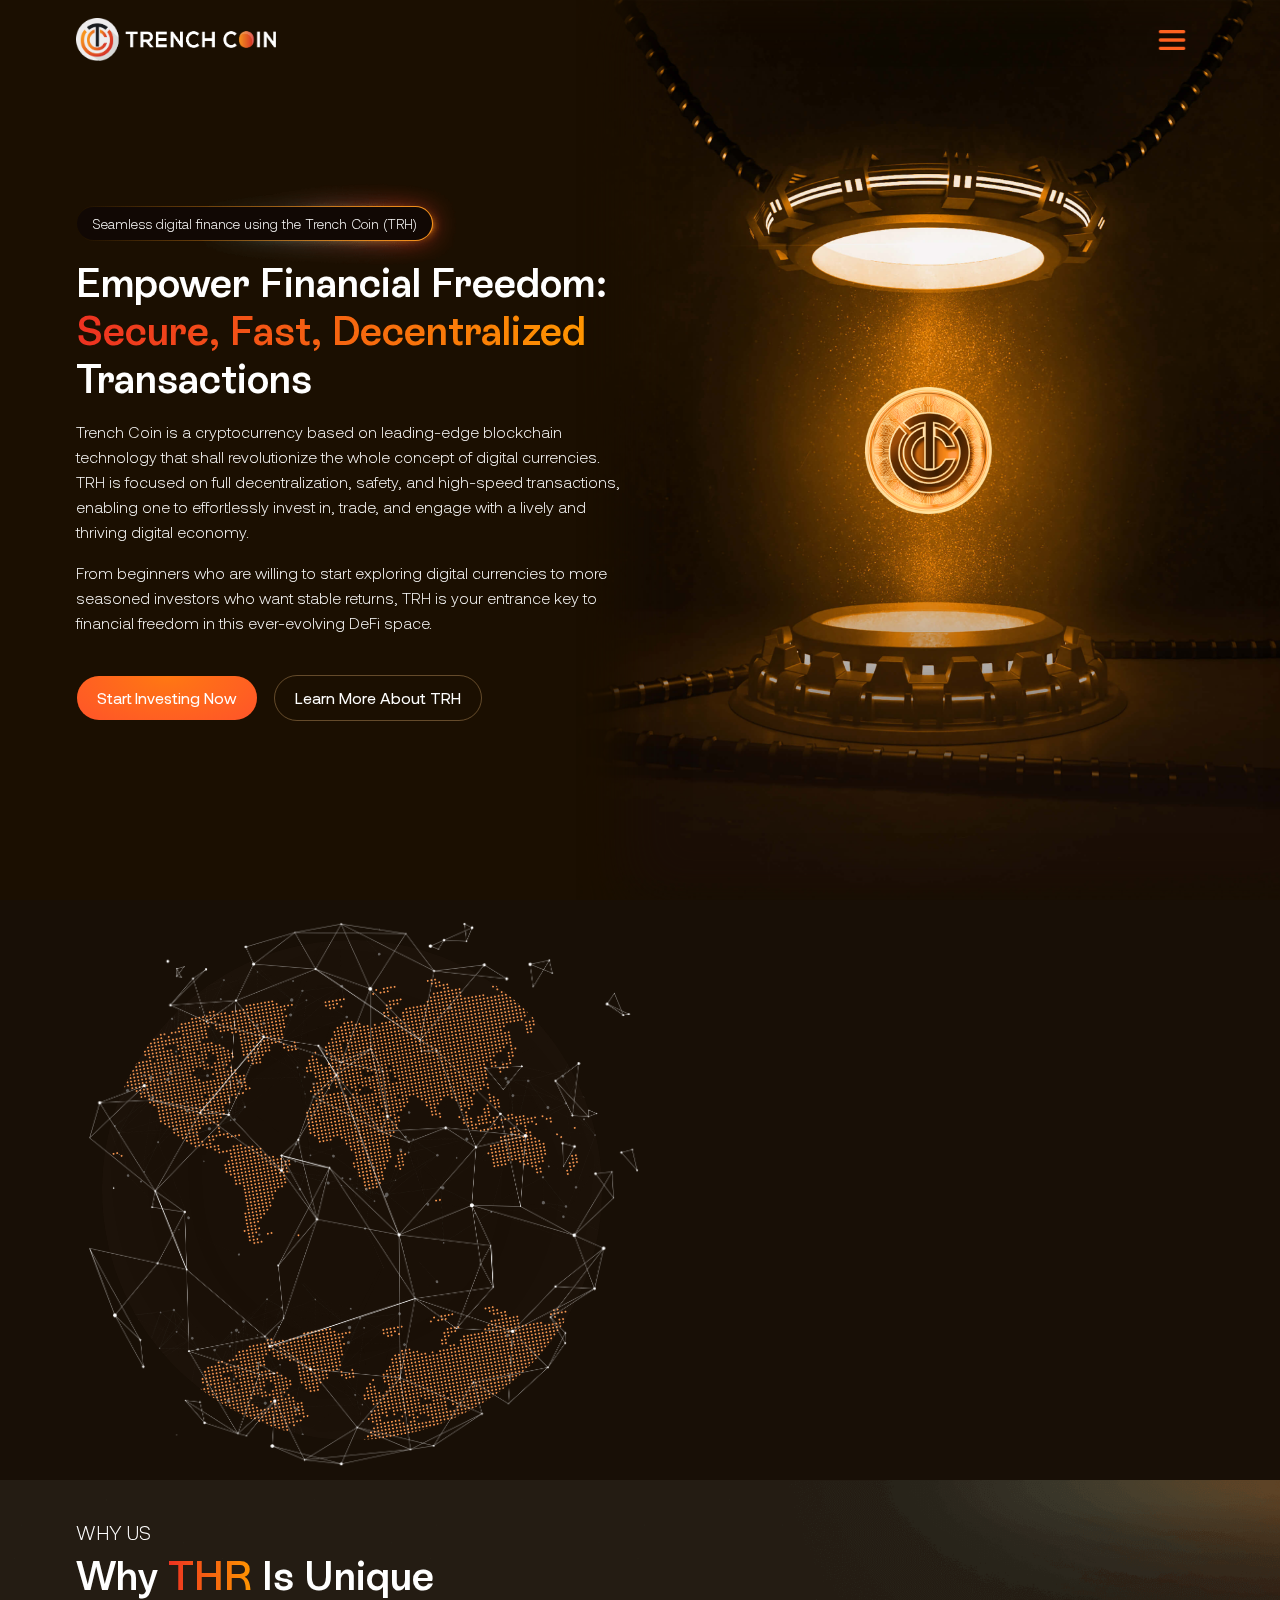
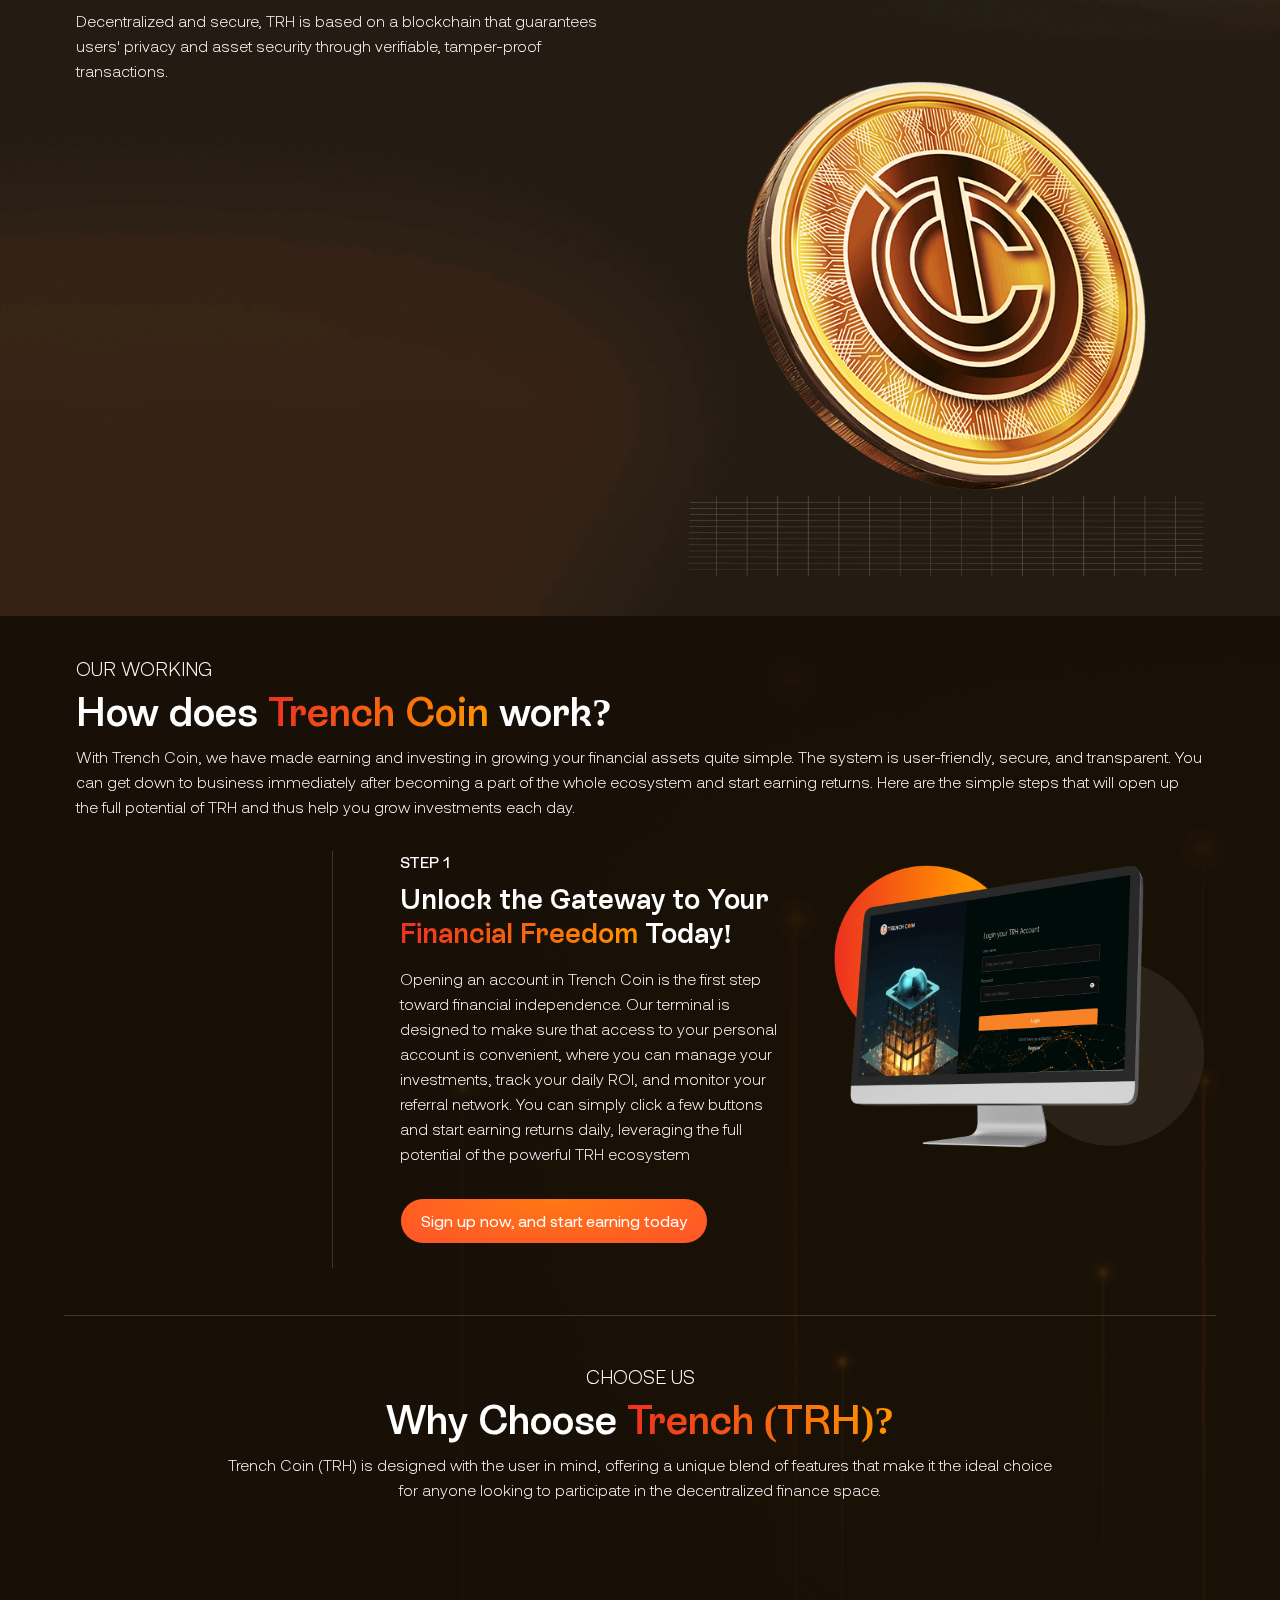
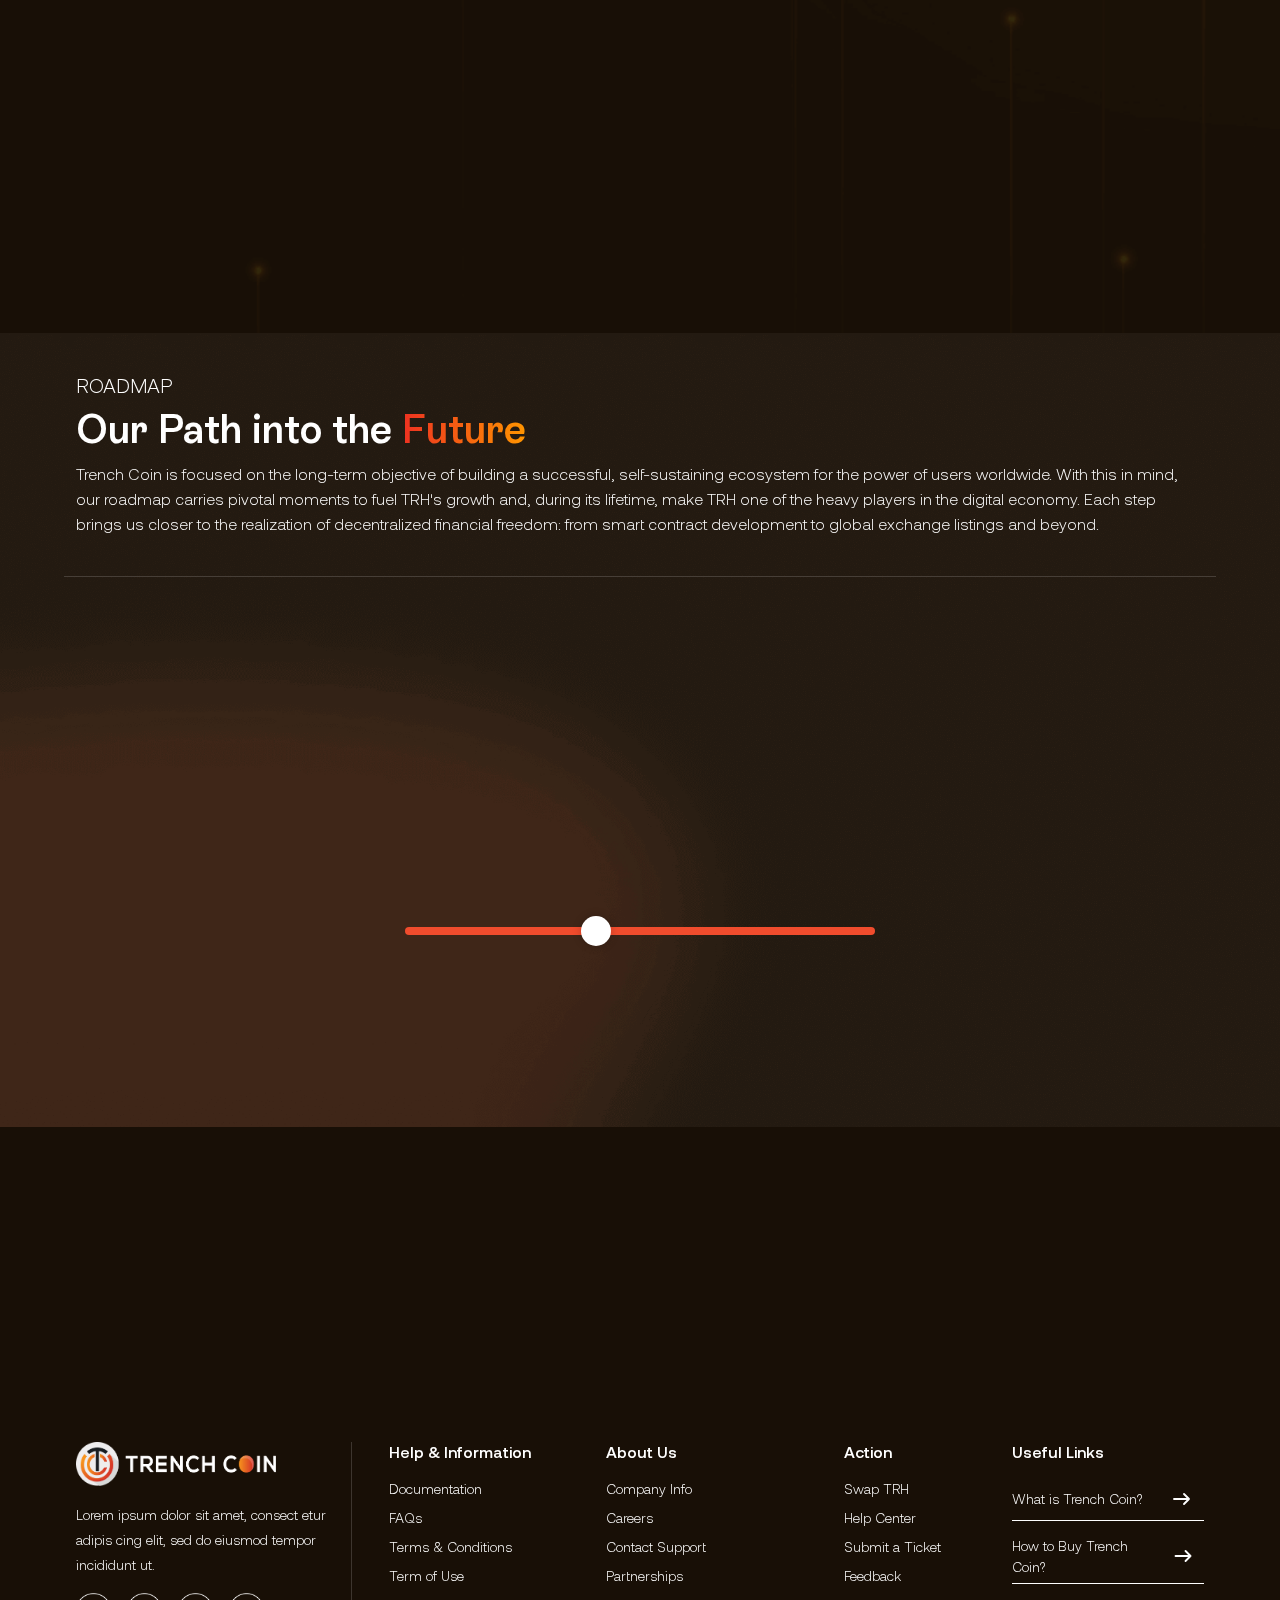
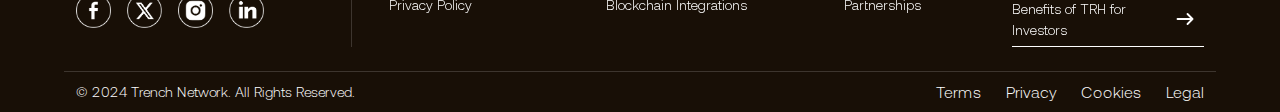
<file: index.html>
<!DOCTYPE html>
<html lang="en">
  <head>
    <meta charset="UTF-8">
    <meta name="viewport" content="width=device-width, initial-scale=1.0">
    <title>Trench Coin</title>
    <link rel="shortcut icon" href="images/fav.png" type="image/x-icon">
    <link rel="stylesheet" href="fonts/font.css">
    <link rel="stylesheet" href="css/bootstrap.min.css">
    <link rel="stylesheet" href="css/aos.css">
    <link rel="stylesheet" href="css/style.css">
    <link rel="stylesheet" href="css/responsive.css">
  </head>

  <body>
    <!-- =========== header section =========== -->
    <header class="w-100" id="header">
      <nav class="navbar navbar-dark navbar-expand-xxl">
        <div class="container">
          <a class="navbar-brand" href="index.html">
            <img src="images/logo.png" alt="img" class="img-fluid" width="200">
          </a>
          <button class="navbar-toggler shadow-none border-0" type="button" data-bs-toggle="offcanvas" data-bs-target="#offcanvasDarkNavbar" aria-controls="offcanvasDarkNavbar" aria-label="Toggle navigation">
            <img src="images/nav_togle_img.png" alt="img" class="img-fluid" width="40">
          </button>
          <div class="offcanvas vh-100 offcanvas-end" tabindex="-1" id="offcanvasDarkNavbar" aria-labelledby="offcanvasDarkNavbarLabel">
            <div class="offcanvas-header">
              <a href="index.html">
                <img src="images/logo.png" alt="img" class="img-fluid" width="200">
              </a>
              <button type="button" class="btn-close shadow-none btn-close-white" data-bs-dismiss="offcanvas" aria-label="Close"></button>
            </div>
            <div class="offcanvas-body align-items-center">
              <ul class="navbar-nav justify-content-end gap-xxl-3 mx-xxl-auto">
                <li class="nav-item">
                  <a class="nav-link active" aria-current="page" href="index.html">Home</a>
                </li>
                <li class="nav-item">
                  <a class="nav-link" href="about.html">About</a>
                </li>
                <li class="nav-item">
                  <a class="nav-link" href="#">Features</a>
                </li>
                <li class="nav-item">
                  <a class="nav-link" href="#">How It Works</a>
                </li>
                <li class="nav-item">
                  <a class="nav-link" href="#">Ecosystem</a>
                </li>
                <li class="nav-item">
                  <a class="nav-link" href="roadmap.html">Roadmap</a>
                </li>
                <li class="nav-item">
                  <a class="nav-link" href="#">FAQ</a>
                </li>
                <li class="nav-item">
                  <a class="nav-link" href="contact_us.html">Contact Us</a>
                </li>
              </ul>
              <div class="header_btn_wrapper d-flex gap-3 pt-xxl-0 pt-3">
                <button type="button" class="btn btn_primary">Create Account</button>
                <button type="button" class="btn btn_secondary">Whitepaper</button>
              </div>
            </div>
          </div>
        </div>
      </nav>
    </header>
    <!-- =========== header section end =========== -->

    <!-- =========== banner section =========== -->
    <section class="main_banner_section position-relative">
      <div class="container">
        <div class="row">
          <div class="col-xl-6 col-lg-8 col-12 z-1" data-aos="fade-right" data-aos-duration="1400">
            <div class="position-relative w-max-content">
              <img src="images/glow.png" alt="img" class="img-fluid position-absolute glow_img" width="300">
              <span class="banner_sub_heading">Seamless digital finance using the Trench Coin (TRH)</span>
            </div>
            <h1 class="heading pt-4">
              Empower Financial Freedom: 
              <br> 
              <span class="text_theme_color">Secure, Fast, Decentralized</span>
              <br>
               Transactions
            </h1>
            <p class="pt-2">
              Trench Coin is a cryptocurrency based on leading-edge blockchain technology that shall 
              revolutionize the whole concept of digital currencies. TRH is focused on full decentralization, 
              safety, and high-speed transactions, enabling one to effortlessly invest in, trade, and engage 
              with a lively and thriving digital economy.
            </p>
            <p>
              From beginners who are willing to start exploring digital currencies to more seasoned investors 
              who want stable returns, TRH is your entrance key to financial freedom in this ever-evolving DeFi space.
            </p>
            <div class="d-flex gap-3 pt-sm-4 flex-wrap">
              <button class="btn btn_primary" type="button">Start Investing Now</button>
              <button class="btn btn_secondary" type="button">Learn More About TRH</button>
            </div>
          </div>
          <div class="col-6">
            <div class="banner_img_div"></div>
          </div>
        </div>
      </div>
    </section>
    <!-- =========== banner section end =========== -->

    <!-- =========== about us section =========== -->
    <section class="common_section">
      <div class="container">
        <div class="row row-cols-xl-2 row-cols-1 align-items-center gy-4 position-relative z-1">
          <div class="col position-relative order-1 order-xl-0">
            <div class="globe mx-auto">
              <div class="go"></div>
            </div>
            <img src="images/glob_cover.png" alt="img" class="img-fluid position-absolute globe_cover" width="550">
          </div>
          <div class="col order-0 order-xl-1" data-aos="fade-up" data-aos-duration="1200">
            <h5 class="text-white fw-light">ABOUT US</h5>
            <h2 class="heading">
              What is 
              <span class="text_theme_color">Trench Coin</span>
              (THR)?
            </h2>
            <p class="pt-4">
              Trench isn't just another cryptocurrency but a mighty tool, designed to change the way 
              financial transactions and investments are made in the decentralized finance space. 
              TRH forms the backbone of this digital ecosystem built for seamless, secure, and efficient 
              transactions. It is purposed to make sure users around the world are empowered through no 
              intermediaries, reduced transaction costs, and real-time access to an emerging economy.
            </p>
            <p>
              TRH is one such important project with blockchain technology that assures a level of security, 
              transparency, and scalability not matched by other cryptocurrencies. It is listed on the 
              major exchanges to keep the liquidity high and the usage at ease for both amateur and 
              professional investors. Regarding every general use, reward gathering, and long-term 
              securing, Trench Coin meets modern demands in today's digital economy.
            </p>
          </div>
        </div>
      </div>
    </section>
    <!-- =========== about us section end =========== -->

    <!-- =========== why us section =========== -->
    <section class="why_us_section common_section">
      <div class="container">
        <div class="row row-cols-lg-2 row-cols-1 align-items-end gy-5 position-relative z-1">
          <div class="col">
            <h5 class="text-white fw-light">WHY US</h5>
            <h2 class="heading">
              Why 
              <span class="text_theme_color">THR</span>
              Is Unique
            </h2>
            <p>
              Decentralized and secure, TRH is based on a blockchain that guarantees users' privacy 
              and asset security through verifiable, tamper-proof transactions.
            </p>
            <div data-aos="zoom-in" data-aos-duration="1200">
              <div class="card card_type_1 mt-sm-5 mt-3">
                <img src="images/global_utility.png" alt="img" class="img-fluid" width="35">
                <h3 class="text-white pt-3">Global Utility</h3>
                <p>
                  The TRH is designed for use within a thriving ecosystem of purchases, rewards, 
                  and investments, free from banks and middlemen.
                </p>
              </div>
            </div>
            <div data-aos="zoom-in" data-aos-duration="1200">
              <div class="card card_type_1 mt-sm-4 mt-3">
                <img src="images/future_ready.png" alt="img" class="img-fluid" width="35">
                <h3 class="text-white pt-3">Future Ready</h3>
                <p>
                  TRH's roadmap shows its development into a widely adapted and worldwide-used 
                  currency, which is said to reshape the future face of digital finance.
                </p>
              </div>
            </div>
          </div>
          <div class="col ps-lg-5 text-center">
            <img src="images/coin_2.png" alt="img" class="img-fluid coin_2" width="400">
            <img src="images/mesh.png" alt="img" class="img-fluid" width="650">
          </div>
        </div>
      </div>
    </section>
    <!-- =========== why us section end =========== -->

    <!-- =========== our working section =========== -->
    <section class="our_working_section common_section ">
      <div class="container">
        <div class="row row-cols-1 position-relative z-1">
          <div class="col">
            <h5 class="text-white fw-light">OUR WORKING</h5>
            <h2 class="heading">
              How does
              <span class="text_theme_color">Trench Coin</span>
              work?
            </h2>
            <p>
              With Trench Coin, we have made earning and investing in growing your financial assets 
              quite simple. The system is user-friendly, secure, and transparent. You can get down to 
              business immediately after becoming a part of the whole ecosystem and start earning returns. 
              Here are the simple steps that will open up the full potential of TRH and thus help you grow investments each day.
            </p>
          </div>
        </div>
        <div class="row align-items-center border_bottom position-relative gy-5 py-3 pb-5 z-1">
          <div class="col-xl-3 col-12">
              <div class="nav flex-xl-column nav-pills how_does_trh_works_tabs me-3 gap-4 pb-3" id="v-pills-tab" role="tablist" aria-orientation="vertical">
                <button class="active" id="v-pills-home-tab" data-bs-toggle="pill" data-bs-target="#v-pills-home" 
                  type="button" role="tab" aria-controls="v-pills-home" aria-selected="true" data-aos="fade-right" data-aos-duration="500">
                  <span>1</span>
                  Create an Account
                </button>
                <button class="" id="v-pills-profile-tab" data-bs-toggle="pill" data-bs-target="#v-pills-profile" 
                  type="button" role="tab" aria-controls="v-pills-profile" aria-selected="false" data-aos="fade-right" data-aos-duration="700">
                  <span>2</span>
                  Download Any dWallet
                </button>
                <button class="" id="v-pills-messages-tab" data-bs-toggle="pill" data-bs-target="#v-pills-messages" 
                  type="button" role="tab" aria-controls="v-pills-messages" aria-selected="false" data-aos="fade-right" data-aos-duration="900">
                  <span>3</span>
                  Buy THR
                </button>
                <button class="" id="v-pills-income-tab" data-bs-toggle="pill" data-bs-target="#v-pills-income" 
                  type="button" role="tab" aria-controls="v-pills-income" aria-selected="false" data-aos="fade-right" data-aos-duration="1100">
                  <span>4</span>
                  Increase Your Income
                </button>
                <button class="" id="v-pills-settings-tab" data-bs-toggle="pill" data-bs-target="#v-pills-settings" 
                  type="button" role="tab" aria-controls="v-pills-settings" aria-selected="false" data-aos="fade-right" data-aos-duration="1300">
                  <span>5</span>
                  Easy Withdrawal 
                </button>
              </div>
          </div>
          <div class="col-xl-9 col-12 ps-xl-5 border_start position-relative">
            <div class="tab-content" id="v-pills-tabContent">
              <div class="tab-pane fade show active" id="v-pills-home" role="tabpanel" aria-labelledby="v-pills-home-tab" tabindex="0">
                <div class="row row-cols-md-2 row-cols-1">
                  <div class="col">
                    <div class="heading">
                      <span class="fw-medium">STEP 1</span>
                      <h3 class="fw-semibold pt-2">
                        Unlock the Gateway to Your
                        <br>
                        <span class="text_theme_color">Financial Freedom</span>
                        Today!
                      </h3>
                    </div>
                    <p class="pt-2">
                      Opening an account in Trench Coin is the first step toward financial independence. 
                      Our terminal is designed to make sure that access to your personal account is convenient, 
                      where you can manage your investments, track your daily ROI, and monitor your referral 
                      network. You can simply click a few buttons and start earning returns daily, leveraging 
                      the full potential of the powerful TRH ecosystem
                    </p>
                    <button class="btn btn_primary my-3 mb-4" type="button">Sign up now, and start earning today</button>
                  </div>
                  <div class="col">
                    <img src="images/how_does_trh_works_1.png" alt="img" class="img-fluid" width="460">
                  </div>
                </div>
              </div>
              <div class="tab-pane fade" id="v-pills-profile" role="tabpanel" aria-labelledby="v-pills-profile-tab" tabindex="0">
                <div class="row row-cols-md-2 row-cols-1">
                  <div class="col">
                    <div class="heading">
                      <span class="fw-medium">STEP 2</span>
                      <h3 class="fw-semibold pt-2">
                        Unlock the Gateway to Your
                        <br>
                        <span class="text_theme_color">Financial Freedom</span>
                        Today!
                      </h3>
                    </div>
                    <p class="pt-2">
                      Opening an account in Trench Coin is the first step toward financial independence. 
                      Our terminal is designed to make sure that access to your personal account is convenient, 
                      where you can manage your investments, track your daily ROI, and monitor your referral 
                      network. You can simply click a few buttons and start earning returns daily, leveraging 
                      the full potential of the powerful TRH ecosystem
                    </p>
                    <button class="btn btn_primary my-3 mb-4" type="button">Sign up now, and start earning today</button>
                  </div>
                  <div class="col">
                    <img src="images/how_does_trh_works_2.png" alt="img" class="img-fluid" width="460">
                  </div>
                </div>
              </div>
              <div class="tab-pane fade" id="v-pills-messages" role="tabpanel" aria-labelledby="v-pills-messages-tab" tabindex="0">
                <div class="row row-cols-md-2 row-cols-1">
                  <div class="col">
                    <div class="heading">
                      <span class="fw-medium">STEP 3</span>
                      <h3 class="fw-semibold pt-2">
                        Unlock the Gateway to Your
                        <br>
                        <span class="text_theme_color">Financial Freedom</span>
                        Today!
                      </h3>
                    </div>
                    <p class="pt-2">
                      Opening an account in Trench Coin is the first step toward financial independence. 
                      Our terminal is designed to make sure that access to your personal account is convenient, 
                      where you can manage your investments, track your daily ROI, and monitor your referral 
                      network. You can simply click a few buttons and start earning returns daily, leveraging 
                      the full potential of the powerful TRH ecosystem
                    </p>
                    <button class="btn btn_primary my-3 mb-4" type="button">Sign up now, and start earning today</button>
                  </div>
                  <div class="col">
                    <img src="images/how_does_trh_works_3.png" alt="img" class="img-fluid" width="460">
                  </div>
                </div>
              </div>
              <div class="tab-pane fade" id="v-pills-income" role="tabpanel" aria-labelledby="v-pills-income-tab" tabindex="0">
                <div class="row row-cols-md-2 row-cols-1">
                  <div class="col">
                    <div class="heading">
                      <span class="fw-medium">STEP 4</span>
                      <h3 class="fw-semibold pt-2">
                        Unlock the Gateway to Your
                        <br>
                        <span class="text_theme_color">Financial Freedom</span>
                        Today!
                      </h3>
                    </div>
                    <p class="pt-2">
                      Opening an account in Trench Coin is the first step toward financial independence. 
                      Our terminal is designed to make sure that access to your personal account is convenient, 
                      where you can manage your investments, track your daily ROI, and monitor your referral 
                      network. You can simply click a few buttons and start earning returns daily, leveraging 
                      the full potential of the powerful TRH ecosystem
                    </p>
                    <button class="btn btn_primary my-3 mb-4" type="button">Sign up now, and start earning today</button>
                  </div>
                  <div class="col">
                    <img src="images/how_does_trh_works_4.png" alt="img" class="img-fluid" width="460">
                  </div>
                </div>
              </div>
              <div class="tab-pane fade" id="v-pills-settings" role="tabpanel" aria-labelledby="v-pills-settings-tab" tabindex="0">
                <div class="row row-cols-md-2 row-cols-1">
                  <div class="col">
                    <div class="heading">
                      <span class="fw-medium">STEP 5</span>
                      <h3 class="fw-semibold pt-2">
                        Unlock the Gateway to Your
                        <br>
                        <span class="text_theme_color">Financial Freedom</span>
                        Today!
                      </h3>
                    </div>
                    <p class="pt-2">
                      Opening an account in Trench Coin is the first step toward financial independence. 
                      Our terminal is designed to make sure that access to your personal account is convenient, 
                      where you can manage your investments, track your daily ROI, and monitor your referral 
                      network. You can simply click a few buttons and start earning returns daily, leveraging 
                      the full potential of the powerful TRH ecosystem
                    </p>
                    <button class="btn btn_primary my-3 mb-4" type="button">Sign up now, and start earning today</button>
                  </div>
                  <div class="col">
                    <img src="images/how_does_trh_works_5.png" alt="img" class="img-fluid" width="460">
                  </div>
                </div>
              </div>
            </div>
          </div>
        </div>
        <div class="row row-cols-1 pt-5 position-relative z-1">
          <div class="col text-center">
            <h5 class="text-white fw-light">CHOOSE US</h5>
            <h2 class="heading">
              Why Choose
              <span class="text_theme_color">Trench (TRH)?</span>
            </h2>
            <p>
              Trench Coin (TRH) is designed with the user in mind, offering a unique blend of features that make it the ideal choice 
              <br>
              for anyone looking to participate in the decentralized finance space.
            </p>
            <div class="row row-cols-xl-4 row-cols-md-2 row-cols-1 gy-sm-4 gy-3 pt-4">
              <div class="col" data-aos="flip-left" data-aos-duration="1000">
                <div class="card card_type_3 h-100">
                  <img src="images/daily_roi.png" alt="img" class="img-fluid ms-auto" width="90">
                  <h4 class="text-white mt-sm-5 mt-3">Daily ROI</h4>
                  <p class="pt-3">
                    Get daily returns on investing up to 1% ROI per day, based on the invested tier.
                  </p>
                </div>
              </div>
              <div class="col" data-aos="flip-left" data-aos-duration="1200">
                <div class="card card_type_3 h-100">
                  <img src="images/transparent_safe.png" alt="img" class="img-fluid ms-auto" width="90">
                  <h4 class="text-white mt-sm-5 mt-3">Transparent and Safe</h4>
                  <p class="pt-3">
                    TRH uses blockchain for transparent, tamper-proof, and verifiable transactions.
                  </p>
                </div>
              </div>
              <div class="col" data-aos="flip-left" data-aos-duration="1400">
                <div class="card card_type_3 h-100">
                  <img src="images/refferal_system.png" alt="img" class="img-fluid ms-auto" width="90">
                  <h4 class="text-white mt-sm-5 mt-3">Referral System</h4>
                  <p class="pt-3">
                    The 15-level referral system doubles daily returns and adds commissions from turnovers.
                  </p>
                </div>
              </div>
              <div class="col" data-aos="flip-left" data-aos-duration="1600">
                <div class="card card_type_3 h-100">
                  <img src="images/low_transaction.png" alt="img" class="img-fluid ms-auto" width="90">
                  <h4 class="text-white mt-sm-5 mt-3">Low Transaction Fees</h4>
                  <p class="pt-3">
                    TRH transactions run on the fast, low-fee Polygon network.
                  </p>
                </div>
              </div>
            </div>
          </div>
        </div>
      </div>
    </section>
    <!-- =========== our working section end =========== -->

    <!-- =========== roadmap section =========== -->
    <section class="common_section roadmap_section">
      <div class="container">
        <div class="row row-cols-1 border-bottom pb-4 position-relative z-1">
          <div class="col">
            <h5 class="text-white fw-light">ROADMAP</h5>
            <h2 class="heading">
              Our Path into the
              <span class="text_theme_color">Future</span>
            </h2>
            <p>
              Trench Coin is focused on the long-term objective of building a successful, self-sustaining 
              ecosystem for the power of users worldwide. With this in mind, our roadmap carries pivotal 
              moments to fuel TRH's growth and, during its lifetime, make TRH one of the heavy players 
              in the digital economy. Each step brings us closer to the realization of decentralized 
              financial freedom: from smart contract development to global exchange listings and beyond.
            </p>
          </div>
        </div>
        <div class="cards-container d-flex overflow-x-scroll position-relative z-1" id="cardsContainer">
          <div class="card slider-card border-0 flex-shrink-0 justify-content-end" data-aos="fade-up-right" data-aos-duration="1000">
            <img src="images/star_img.png" alt="img" class="img-fluid" width="35">
            <div class="position-relative slider_card_inner_div">
              <h2 class="text_theme_color d-flex align-items-center gap-4">
                2024
                <img src="images/right_arrow.png" alt="img" class="img-fluid" width="25">
              </h2>
              <p>
                Conceptualization of Trench Coin, token creation, and launching of our digital appearance.
              </p>
            </div>
          </div>
          <div class="card slider-card border-0 flex-shrink-0 justify-content-start" data-aos="fade-down-left" data-aos-duration="1200">
            <img src="images/star_img.png" alt="img" class="img-fluid" width="35">
            <div class="position-relative slider_card_inner_div">
              <h2 class="text_theme_color d-flex align-items-center gap-4">
                2025
                <img src="images/right_arrow.png" alt="img" class="img-fluid" width="25">
              </h2>
              <p>
                Brings property investment into the blockchain using exclusive real estate NFTs.
              </p>
            </div>
          </div>
          <div class="card slider-card border-0 flex-shrink-0 justify-content-end" data-aos="fade-up-right" data-aos-duration="1400">
            <img src="images/star_img.png" alt="img" class="img-fluid" width="35">
            <div class="position-relative slider_card_inner_div">
              <h2 class="text_theme_color d-flex align-items-center gap-4">
                2026
                <img src="images/right_arrow.png" alt="img" class="img-fluid" width="25">
              </h2>
              <p>
                Bringing a platform that will support newer tokens and projects and further spur innovations within the ecosystem.
              </p>
            </div>
          </div>
          <div class="card slider-card border-0 flex-shrink-0 justify-content-start" data-aos="fade-down-left" data-aos-duration="1600">
            <img src="images/star_img.png" alt="img" class="img-fluid" width="35">
            <div class="position-relative slider_card_inner_div">
              <h2 class="text_theme_color d-flex align-items-center gap-4">
                2027
                <img src="images/right_arrow.png" alt="img" class="img-fluid" width="25">
              </h2>
              <p>
                Decentralized banking solutions for the security of users and complete control over one's assets were launched.
              </p>
            </div>
          </div>
          <div class="card slider-card border-0 flex-shrink-0 justify-content-end">
            <img src="images/star_img.png" alt="img" class="img-fluid" width="35">
            <div class="position-relative slider_card_inner_div">
              <h2 class="text_theme_color d-flex align-items-center gap-4">
                2028
                <img src="images/right_arrow.png" alt="img" class="img-fluid" width="25">
              </h2>
              <p>
                Creation of Trench Wallet Blockchain: Improvement of scalability and independence.
              </p>
            </div>
          </div>
          <div class="card slider-card border-0 flex-shrink-0 justify-content-start">
            <img src="images/star_img.png" alt="img" class="img-fluid" width="35">
            <div class="position-relative slider_card_inner_div">
              <h2 class="text_theme_color d-flex align-items-center gap-4">
                2029
                <img src="images/right_arrow.png" alt="img" class="img-fluid" width="25">
              </h2>
              <p>
                Everyday purchases, bill settlements, and services also bear the possibility of being payable with TRH for real-world convenience.
              </p>
            </div>
          </div>
          <div class="card slider-card border-0 flex-shrink-0 justify-content-end">
            <img src="images/star_img.png" alt="img" class="img-fluid" width="35">
            <div class="position-relative slider_card_inner_div">
              <h2 class="text_theme_color d-flex align-items-center gap-4">
                2030
                <img src="images/right_arrow.png" alt="img" class="img-fluid" width="25">
              </h2>
              <p>
                The creation of an all-in-one learning site where learners will be assured of gaining knowledge and acquiring skills in blockchain.
              </p>
            </div>
          </div>
        </div>
        <div class="d-flex justify-content-center position-relative z-1">
          <input type="range" min="0" max="100" value="40" class="slider p-0 m-0 position-relative w-100" id="customSlider">
        </div>
      </div>
    </section>
    <!-- =========== roadmap section end =========== -->

    <!-- =========== footer section =========== -->
    <footer>
      <div class="wgl-canvas-outer">
        <canvas id="wgl-webgl-fluid"></canvas>
       </div> 
      <div class="container">
        <div class="row">
          <div class="col" data-aos="fade-up" data-aos-duration="1100">
            <div class="card footer_card">
              <div class="row row-cols-xl-2 row-cols-1 align-items-center">
                <div class="col d-none d-xl-block position-relative">
                  <img src="images/footer_coin.png" alt="img" class="img-fluid footer_coin" width="80">
                  <img src="images/footer_main_bg.png" alt="img" class="img-fluid" width="900">
                </div>
                <div class="col px-xl-5">
                  <h2 class="heading">
                    Join the <span class="text_theme_color">Revolution</span> with
                    <br>
                    Trench Coin
                  </h2>
                  <p>
                    Are you ready for a financial future in your hands? Trench Coin grants you daily 
                    returns, secure transactions, and a growing community of investors. 
                  </p>
                  <p>
                    If you happen to make your first investment or continue with portfolio investment, 
                    TRH is here to help you achieve financial freedom in the decentralized finance world.
                  </p>
                  <button class="btn btn_primary" type="button">Let’s Get Started </button>
                </div>
              </div>
            </div>
          </div>
        </div>
        <div class="row mt-lg-5 mt-2 pb-4 gy-4 gy-lg-0 fs-14 border-bottom position-relative z-1">
          <div class="col-lg-3 col-12 border-end">
            <a href="index.html">
              <img src="images/logo.png" alt="img" class="img-fluid" width="200">
            </a>
            <p class="pt-3">
              Lorem ipsum dolor sit amet, consect etur adipis cing elit, sed do eiusmod tempor incididunt ut.
            </p>
            <ul class="d-flex align-items-center gap-3 social_links">
              <li>
                <a href="#">
                  <img src="images/fb.png" alt="img" class="img-fluid" width="35">
                </a>
              </li>
              <li>
                <a href="#">
                  <img src="images/twitter.png" alt="img" class="img-fluid" width="35">
                </a>
              </li>
              <li>
                <a href="#">
                  <img src="images/insta.png" alt="img" class="img-fluid" width="35">
                </a>
              </li>
              <li>
                <a href="#">
                  <img src="images/linkedin.png" alt="img" class="img-fluid" width="35">
                </a>
              </li>
            </ul>
          </div>
          <div class="col-lg-9 col-12">
            <div class="row gy-md-0 gy-4">
              <div class="col-md-3 col-12">
                <div class="w-max-content mx-auto">
                  <h6 class="text-white pb-sm-2">Help & Information</h6>
                  <ul class="footer_ul flex-row flex-md-column">
                    <li>
                      <a href="#" class="page_links">Documentation</a>
                    </li>
                    <li>
                      <a href="#" class="page_links">FAQs</a>
                    </li>
                    <li>
                      <a href="#" class="page_links">Terms & Conditions</a>
                    </li>
                    <li>
                      <a href="#" class="page_links">Term of  Use</a>
                    </li>
                    <li>
                      <a href="#" class="page_links">Privacy Policy</a>
                    </li>
                  </ul>
                </div>
              </div>
              <div class="col-md-3 col-12">
                <div class="w-max-content mx-auto">
                  <h6 class="text-white pb-sm-2">About Us</h6>
                  <ul class="footer_ul flex-row flex-md-column">
                    <li>
                      <a href="#" class="page_links">Company Info</a>
                    </li>
                    <li>
                      <a href="#" class="page_links">Careers</a>
                    </li>
                    <li>
                      <a href="#" class="page_links">Contact Support</a>
                    </li>
                    <li>
                      <a href="#" class="page_links">Partnerships</a>
                    </li>
                    <li>
                      <a href="#" class="page_links">Blockchain Integrations</a>
                    </li>
                  </ul>
                </div>
              </div>
              <div class="col-md-3 col-12">
                <div class="w-max-content mx-auto">
                  <h6 class="text-white pb-sm-2">Action</h6>
                  <ul class="footer_ul flex-row flex-md-column">
                    <li>
                      <a href="#" class="page_links">Swap TRH</a>
                    </li>
                    <li>
                      <a href="#" class="page_links">Help Center</a>
                    </li>
                    <li>
                      <a href="#" class="page_links">Submit a Ticket</a>
                    </li>
                    <li>
                      <a href="#" class="page_links">Feedback</a>
                    </li>
                    <li>
                      <a href="#" class="page_links">Partnerships</a>
                    </li>
                  </ul>
                </div>
              </div>
              <div class="col-md-3 col-12">
                <h6 class="text-white pb-sm-2">Useful Links</h6>
                <ul class="useful_links footer_ul">
                  <li>
                    <a href="#" class="page_links">
                      What is Trench Coin?
                      <svg width="50px" height="30px" viewBox="0 0 24 24" fill="none" xmlns="http://www.w3.org/2000/svg">
                        <g id="SVGRepo_iconCarrier"> 
                          <path d="M 8 12 H 20 M 20 12 L 16 8 M 20 12 L 16 16" stroke="#fefefe" stroke-width="1.5" stroke-linecap="round" stroke-linejoin="round"/> 
                        </g>
                      </svg>
                    </a>
                  </li>
                  <li>
                    <a href="#" class="page_links">
                      How to Buy Trench Coin?
                      <svg width="50px" height="30px" viewBox="0 0 24 24" fill="none" xmlns="http://www.w3.org/2000/svg">
                        <g id="SVGRepo_iconCarrier"> 
                          <path d="M 8 12 H 20 M 20 12 L 16 8 M 20 12 L 16 16" stroke="#fefefe" stroke-width="1.5" stroke-linecap="round" stroke-linejoin="round"/> 
                        </g>
                      </svg>
                    </a>
                  </li>
                  <li>
                    <a href="#" class="page_links">
                      Benefits of TRH for Investors
                      <svg width="50px" height="30px" viewBox="0 0 24 24" fill="none" xmlns="http://www.w3.org/2000/svg">
                        <g id="SVGRepo_iconCarrier"> 
                          <path d="M 8 12 H 20 M 20 12 L 16 8 M 20 12 L 16 16" stroke="#fefefe" stroke-width="1.5" stroke-linecap="round" stroke-linejoin="round"/> 
                        </g>
                      </svg>
                    </a>
                  </li>
                </ul>
              </div>
            </div>
          </div>
        </div>
        <div class="row row-cols-1 py-2">
          <div class="col d-flex flex-sm-row flex-column  align-items-center justify-content-between">
            <small class="order-1 order-sm-0">© 2024 Trench Network. All Rights Reserved.</small>
            <ul class="d-flex gap-4 m-0">
              <li>
                <a href="#" class="page_links">Terms</a>
              </li>
              <li>
                <a href="#" class="page_links">Privacy</a>
              </li>
              <li>
                <a href="#" class="page_links">Cookies</a>
              </li>
              <li>
                <a href="#" class="page_links">Legal</a>
              </li>
            </ul>
          </div>
        </div>
      </div>
    </footer>
    <!-- =========== footer section end =========== -->

    <script src="js/bootstrap.bundle.min.js"></script>
    <script src="js/aos.js"></script>
    <script src="js/jquery.js"></script>
    <script src="js/cursor-animation.js"></script>
    <script src="js/script.js"></script>
    
    <!-- =========== script for card slider =========== -->
    <script>
      const slider = document.getElementById("customSlider");
      const cardsContainer = document.getElementById("cardsContainer");
      slider.oninput = function () {
        const maxScrollLeft = cardsContainer.scrollWidth - cardsContainer.clientWidth;
        const scrollValue = (this.value / 100) * maxScrollLeft;
        cardsContainer.scrollLeft = scrollValue;
      }
      cardsContainer.onscroll = function () {
        const maxScrollLeft = cardsContainer.scrollWidth - cardsContainer.clientWidth;
        const scrollPercentage = (cardsContainer.scrollLeft / maxScrollLeft) * 100;
        slider.value = scrollPercentage;
      }
    </script>

  </body>
</html>
</file>
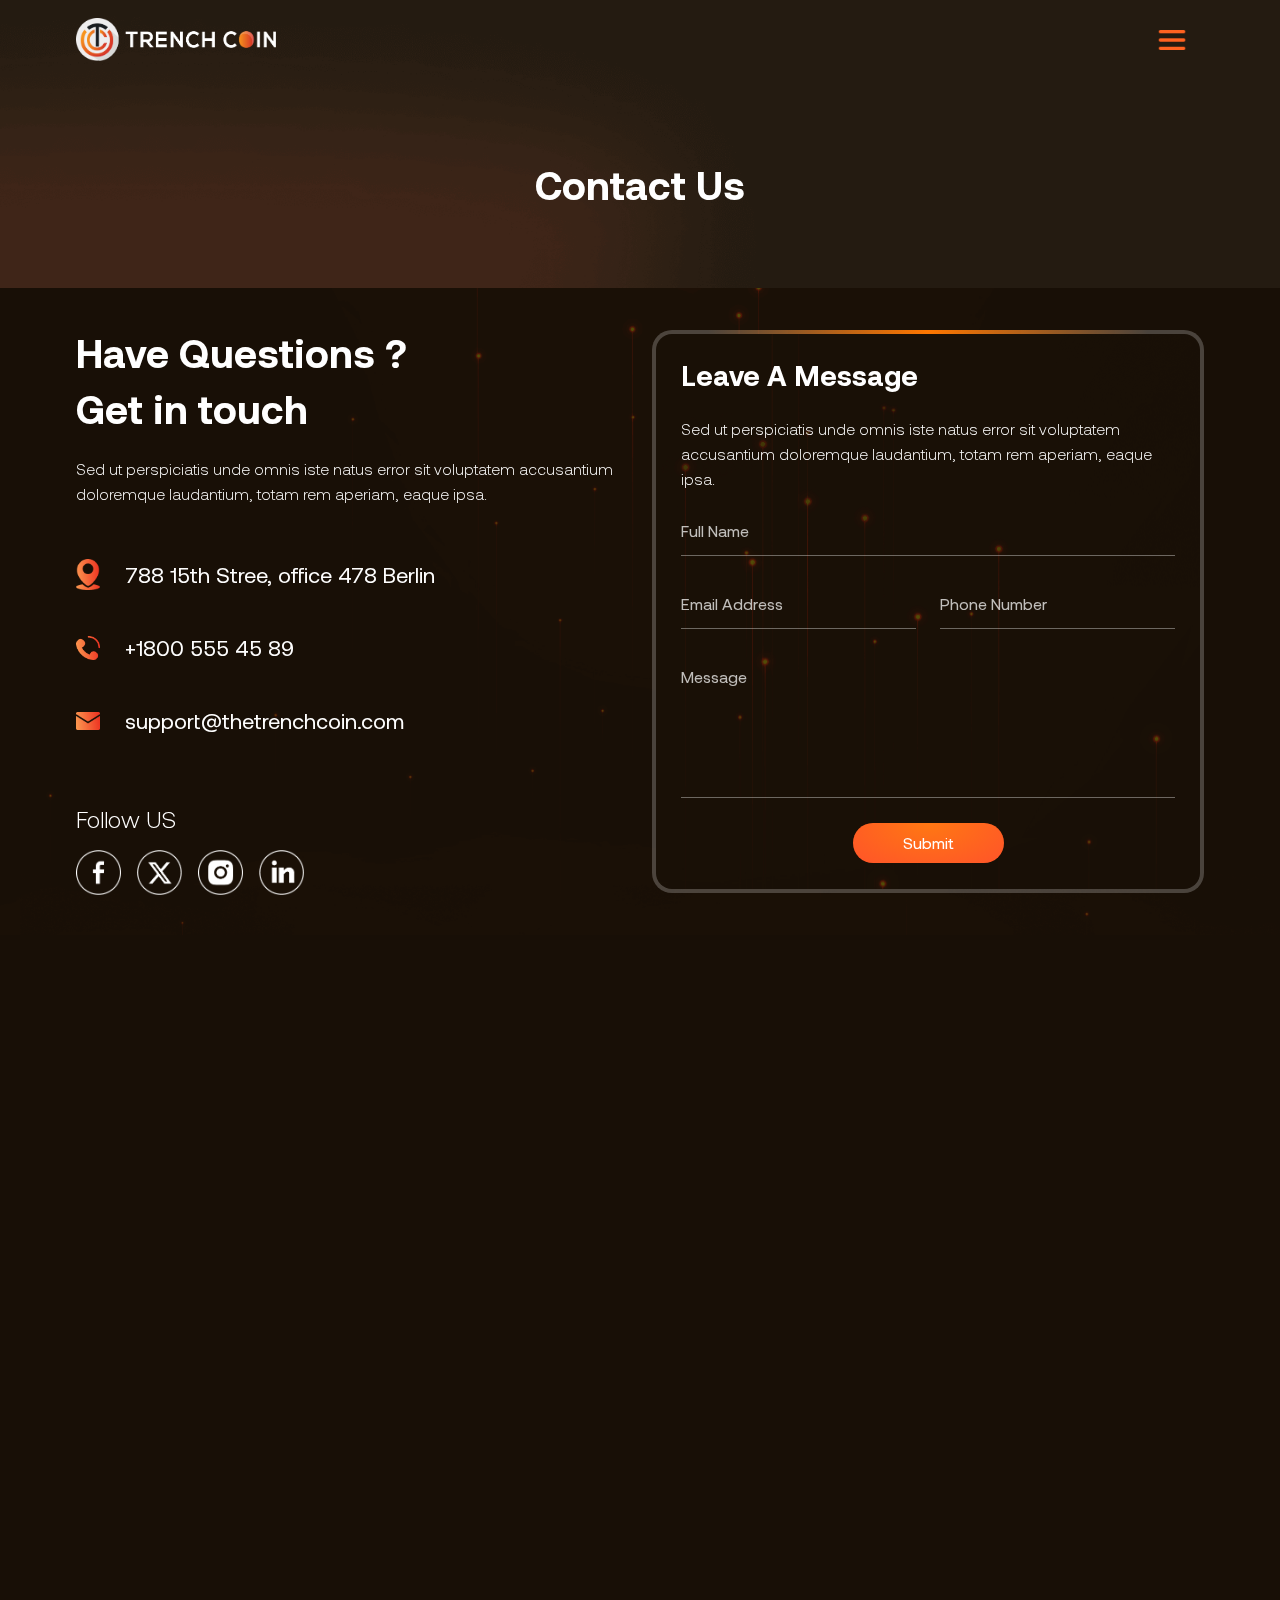
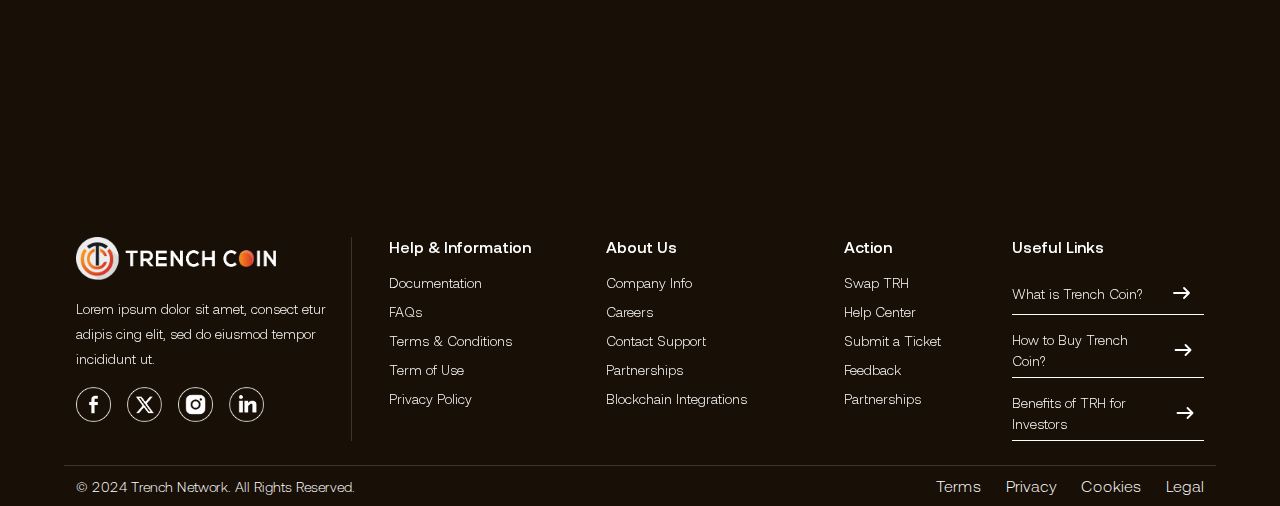
<file: contact_us.html>
<!DOCTYPE html>
<html lang="en">
  <head>
    <meta charset="UTF-8">
    <meta name="viewport" content="width=device-width, initial-scale=1.0">
    <title>Contact</title>
    <link rel="shortcut icon" href="images/fav.png" type="image/x-icon">
    <link rel="stylesheet" href="fonts/font.css">
    <link rel="stylesheet" href="css/bootstrap.min.css">
    <link rel="stylesheet" href="css/aos.css">
    <link rel="stylesheet" href="css/style.css">
    <link rel="stylesheet" href="css/responsive.css">
  </head>

  <body>
    <!-- =========== header section =========== -->
    <header class="w-100" id="header">
      <nav class="navbar navbar-dark navbar-expand-xxl">
        <div class="container">
          <a class="navbar-brand" href="index.html">
            <img src="images/logo.png" alt="img" class="img-fluid" width="200">
          </a>
          <button class="navbar-toggler shadow-none border-0" type="button" data-bs-toggle="offcanvas" data-bs-target="#offcanvasDarkNavbar" aria-controls="offcanvasDarkNavbar" aria-label="Toggle navigation">
            <img src="images/nav_togle_img.png" alt="img" class="img-fluid" width="40">
          </button>
          <div class="offcanvas vh-100 offcanvas-end" tabindex="-1" id="offcanvasDarkNavbar" aria-labelledby="offcanvasDarkNavbarLabel">
            <div class="offcanvas-header">
              <a href="index.html">
                <img src="images/logo.png" alt="img" class="img-fluid" width="200">
              </a>
              <button type="button" class="btn-close shadow-none btn-close-white" data-bs-dismiss="offcanvas" aria-label="Close"></button>
            </div>
            <div class="offcanvas-body align-items-center">
              <ul class="navbar-nav justify-content-end gap-xxl-3 mx-xxl-auto">
                <li class="nav-item">
                  <a class="nav-link" href="index.html">Home</a>
                </li>
                <li class="nav-item">
                  <a class="nav-link" href="about.html">About</a>
                </li>
                <li class="nav-item">
                  <a class="nav-link" href="#">Features</a>
                </li>
                <li class="nav-item">
                  <a class="nav-link" href="#">How It Works</a>
                </li>
                <li class="nav-item">
                  <a class="nav-link" href="#">Ecosystem</a>
                </li>
                <li class="nav-item">
                  <a class="nav-link" href="roadmap.html">Roadmap</a>
                </li>
                <li class="nav-item">
                  <a class="nav-link" href="#">FAQ</a>
                </li>
                <li class="nav-item">
                  <a class="nav-link active" aria-current="page" href="contact_us.html">Contact Us</a>
                </li>
              </ul>
              <div class="header_btn_wrapper d-flex gap-3 pt-xxl-0 pt-3">
                <button type="button" class="btn btn_primary">Create Account</button>
                <button type="button" class="btn btn_secondary">Whitepaper</button>
              </div>
            </div>
          </div>
        </div>
      </nav>
    </header>
    <!-- =========== header section end =========== -->

    <!-- =========== banner section =========== -->
    <section class="contact_banner">
      <div class="container">
        <div class="row row-cols-1 position-relative z-1">
          <div class="col">
            <h1 class="text-white text-center">Contact Us</h1>
          </div>
        </div>
      </div>
    </section>
    <!-- =========== banner section end =========== -->

    <!-- =========== contact section =========== -->
    <section class="common_section contact_section">
      <div class="container">
        <div class="row row-cols-lg-2 row-cols-1 align-items-center gy-5 position-relative z-1">
          <div class="col order-1 order-lg-0">
            <h2>Have Questions ?</h2>
            <h2>Get in touch</h2>
            <p class="pt-3">
              Sed ut perspiciatis unde omnis iste natus error sit voluptatem accusantium doloremque laudantium, totam rem aperiam, eaque ipsa.
            </p>
            <ul class="contact_ul pt-3">
              <li>
                <img src="images/address_icon.png" alt="img" class="img-fluid" width="24">
                <span>788 15th Stree, office 478 Berlin</span>
              </li>
              <li>
                <img src="images/phone_icon.png" alt="img" class="img-fluid" width="24">
                <span>+1800 555 45 89</span>
              </li>
              <li>
                <img src="images/mail_icon.png" alt="img" class="img-fluid" width="24">
                <span>support@thetrenchcoin.com</span>
              </li>
            </ul>
            <h4 class="text-white fw-light pt-lg-5">Follow US</h4>
            <ul class="d-flex align-items-center pt-2 gap-3 social_links">
              <li>
                <a href="#">
                  <img src="images/fb.png" alt="img" class="img-fluid" width="45">
                </a>
              </li>
              <li>
                <a href="#">
                  <img src="images/twitter.png" alt="img" class="img-fluid" width="45">
                </a>
              </li>
              <li>
                <a href="#">
                  <img src="images/insta.png" alt="img" class="img-fluid" width="45">
                </a>
              </li>
              <li>
                <a href="#">
                  <img src="images/linkedin.png" alt="img" class="img-fluid" width="45">
                </a>
              </li>
            </ul>
          </div>
          <div class="col order-0 order-lg-1">
            <div class="card contact_card">
              <h3 class="text-white fw-semibold">Leave A Message</h3>
              <p class="pt-3">
                Sed ut perspiciatis unde omnis iste natus error sit voluptatem accusantium doloremque laudantium, totam rem aperiam, eaque ipsa.
              </p>
              <form action="" class="row g-4 contact_form">
                <div class="col-12">
                  <input type="text" class="form-control" placeholder="Full Name">
                </div>
                <div class="col-sm-6 col-12">
                  <input type="email" class="form-control" placeholder="Email Address">
                </div>
                <div class="col-sm-6 col-12">
                  <input type="number" class="form-control" name="" id="" placeholder="Phone Number">
                </div>
                <div class="col-12">
                  <textarea class="form-control" rows="5" placeholder="Message"></textarea>
                </div>
                <div class="col-12 text-center">
                  <button type="button" class="btn btn_primary">Submit</button>
                </div>
              </form>
            </div>
          </div>
        </div>
      </div>
    </section>
    <!-- =========== contact section end =========== -->

    <!-- =========== map section =========== -->
    <section class="position-relative">
      <iframe src="https://www.google.com/maps/embed?pb=!1m18!1m12!1m3!1d5422.944852592677!2d76.84043093424152!3d30.699831539431635!2m3!1f0!2f0!3f0!3m2!1i1024!2i768!4f13.1!3m3!1m2!1s0x390f94a8ed7b85bd%3A0xc0ed83d437cb01c5!2sPixel%20Softwares!5e1!3m2!1sen!2sin!4v1730804249200!5m2!1sen!2sin" width="100%" height="580" style="border:0;" allowfullscreen="" loading="lazy" referrerpolicy="no-referrer-when-downgrade"></iframe>
    </section>
    <!-- =========== map section end =========== -->

    <!-- =========== footer section =========== -->
    <footer>
      <div class="wgl-canvas-outer">
        <canvas id="wgl-webgl-fluid"></canvas>
       </div> 
      <div class="container">
        <div class="row">
          <div class="col" data-aos="fade-up" data-aos-duration="1100">
            <div class="card footer_card">
              <div class="row row-cols-xl-2 row-cols-1 align-items-center">
                <div class="col d-none d-xl-block position-relative">
                  <img src="images/footer_coin.png" alt="img" class="img-fluid footer_coin" width="80">
                  <img src="images/footer_main_bg.png" alt="img" class="img-fluid" width="900">
                </div>
                <div class="col px-xl-5">
                  <h2 class="heading">
                    Join the <span class="text_theme_color">Revolution</span> with
                    <br>
                    Trench Coin
                  </h2>
                  <p>
                    Are you ready for a financial future in your hands? Trench Coin grants you daily 
                    returns, secure transactions, and a growing community of investors. 
                  </p>
                  <p>
                    If you happen to make your first investment or continue with portfolio investment, 
                    TRH is here to help you achieve financial freedom in the decentralized finance world.
                  </p>
                  <button class="btn btn_primary" type="button">Let’s Get Started </button>
                </div>
              </div>
            </div>
          </div>
        </div>
        <div class="row mt-lg-5 mt-2 pb-4 gy-4 gy-lg-0 fs-14 border-bottom position-relative z-1">
          <div class="col-lg-3 col-12 border-end">
            <a href="index.html">
              <img src="images/logo.png" alt="img" class="img-fluid" width="200">
            </a>
            <p class="pt-3">
              Lorem ipsum dolor sit amet, consect etur adipis cing elit, sed do eiusmod tempor incididunt ut.
            </p>
            <ul class="d-flex align-items-center gap-3 social_links">
              <li>
                <a href="#">
                  <img src="images/fb.png" alt="img" class="img-fluid" width="35">
                </a>
              </li>
              <li>
                <a href="#">
                  <img src="images/twitter.png" alt="img" class="img-fluid" width="35">
                </a>
              </li>
              <li>
                <a href="#">
                  <img src="images/insta.png" alt="img" class="img-fluid" width="35">
                </a>
              </li>
              <li>
                <a href="#">
                  <img src="images/linkedin.png" alt="img" class="img-fluid" width="35">
                </a>
              </li>
            </ul>
          </div>
          <div class="col-lg-9 col-12">
            <div class="row gy-md-0 gy-4">
              <div class="col-md-3 col-12">
                <div class="w-max-content mx-auto">
                  <h6 class="text-white pb-sm-2">Help & Information</h6>
                  <ul class="footer_ul flex-row flex-md-column">
                    <li>
                      <a href="#" class="page_links">Documentation</a>
                    </li>
                    <li>
                      <a href="#" class="page_links">FAQs</a>
                    </li>
                    <li>
                      <a href="#" class="page_links">Terms & Conditions</a>
                    </li>
                    <li>
                      <a href="#" class="page_links">Term of  Use</a>
                    </li>
                    <li>
                      <a href="#" class="page_links">Privacy Policy</a>
                    </li>
                  </ul>
                </div>
              </div>
              <div class="col-md-3 col-12">
                <div class="w-max-content mx-auto">
                  <h6 class="text-white pb-sm-2">About Us</h6>
                  <ul class="footer_ul flex-row flex-md-column">
                    <li>
                      <a href="#" class="page_links">Company Info</a>
                    </li>
                    <li>
                      <a href="#" class="page_links">Careers</a>
                    </li>
                    <li>
                      <a href="#" class="page_links">Contact Support</a>
                    </li>
                    <li>
                      <a href="#" class="page_links">Partnerships</a>
                    </li>
                    <li>
                      <a href="#" class="page_links">Blockchain Integrations</a>
                    </li>
                  </ul>
                </div>
              </div>
              <div class="col-md-3 col-12">
                <div class="w-max-content mx-auto">
                  <h6 class="text-white pb-sm-2">Action</h6>
                  <ul class="footer_ul flex-row flex-md-column">
                    <li>
                      <a href="#" class="page_links">Swap TRH</a>
                    </li>
                    <li>
                      <a href="#" class="page_links">Help Center</a>
                    </li>
                    <li>
                      <a href="#" class="page_links">Submit a Ticket</a>
                    </li>
                    <li>
                      <a href="#" class="page_links">Feedback</a>
                    </li>
                    <li>
                      <a href="#" class="page_links">Partnerships</a>
                    </li>
                  </ul>
                </div>
              </div>
              <div class="col-md-3 col-12">
                <h6 class="text-white pb-sm-2">Useful Links</h6>
                <ul class="useful_links footer_ul">
                  <li>
                    <a href="#" class="page_links">
                      What is Trench Coin?
                      <svg width="50px" height="30px" viewBox="0 0 24 24" fill="none" xmlns="http://www.w3.org/2000/svg">
                        <g id="SVGRepo_iconCarrier"> 
                          <path d="M 8 12 H 20 M 20 12 L 16 8 M 20 12 L 16 16" stroke="#fefefe" stroke-width="1.5" stroke-linecap="round" stroke-linejoin="round"/> 
                        </g>
                      </svg>
                    </a>
                  </li>
                  <li>
                    <a href="#" class="page_links">
                      How to Buy Trench Coin?
                      <svg width="50px" height="30px" viewBox="0 0 24 24" fill="none" xmlns="http://www.w3.org/2000/svg">
                        <g id="SVGRepo_iconCarrier"> 
                          <path d="M 8 12 H 20 M 20 12 L 16 8 M 20 12 L 16 16" stroke="#fefefe" stroke-width="1.5" stroke-linecap="round" stroke-linejoin="round"/> 
                        </g>
                      </svg>
                    </a>
                  </li>
                  <li>
                    <a href="#" class="page_links">
                      Benefits of TRH for Investors
                      <svg width="50px" height="30px" viewBox="0 0 24 24" fill="none" xmlns="http://www.w3.org/2000/svg">
                        <g id="SVGRepo_iconCarrier"> 
                          <path d="M 8 12 H 20 M 20 12 L 16 8 M 20 12 L 16 16" stroke="#fefefe" stroke-width="1.5" stroke-linecap="round" stroke-linejoin="round"/> 
                        </g>
                      </svg>
                    </a>
                  </li>
                </ul>
              </div>
            </div>
          </div>
        </div>
        <div class="row row-cols-1 py-2">
          <div class="col d-flex flex-sm-row flex-column  align-items-center justify-content-between">
            <small class="order-1 order-sm-0">© 2024 Trench Network. All Rights Reserved.</small>
            <ul class="d-flex gap-4 m-0">
              <li>
                <a href="#" class="page_links">Terms</a>
              </li>
              <li>
                <a href="#" class="page_links">Privacy</a>
              </li>
              <li>
                <a href="#" class="page_links">Cookies</a>
              </li>
              <li>
                <a href="#" class="page_links">Legal</a>
              </li>
            </ul>
          </div>
        </div>
      </div>
    </footer>
    <!-- =========== footer section end =========== -->

    <script src="js/bootstrap.bundle.min.js"></script>
    <script src="js/jquery.js"></script>
    <script src="js/cursor-animation.js"></script>
    <script src="js/aos.js"></script>
    <script src="js/script.js"></script>

  </body>
</html>
</file>
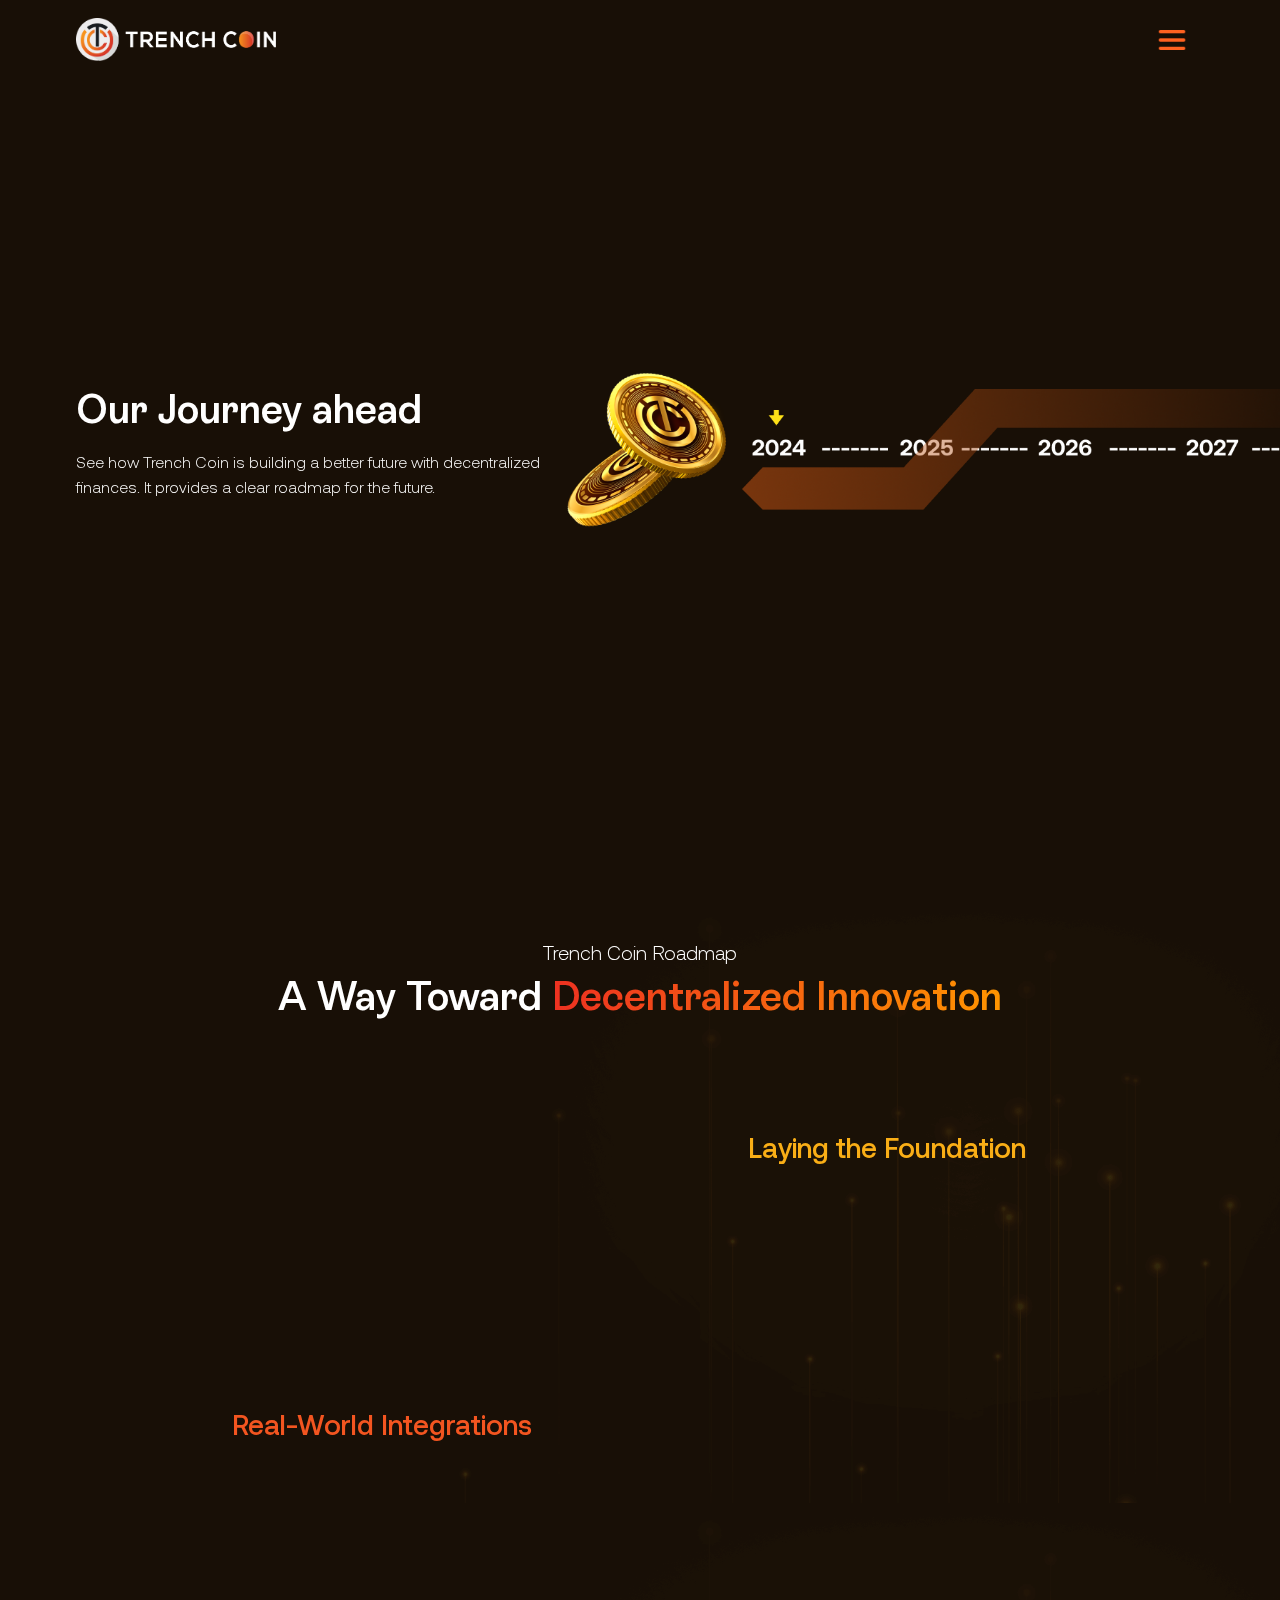
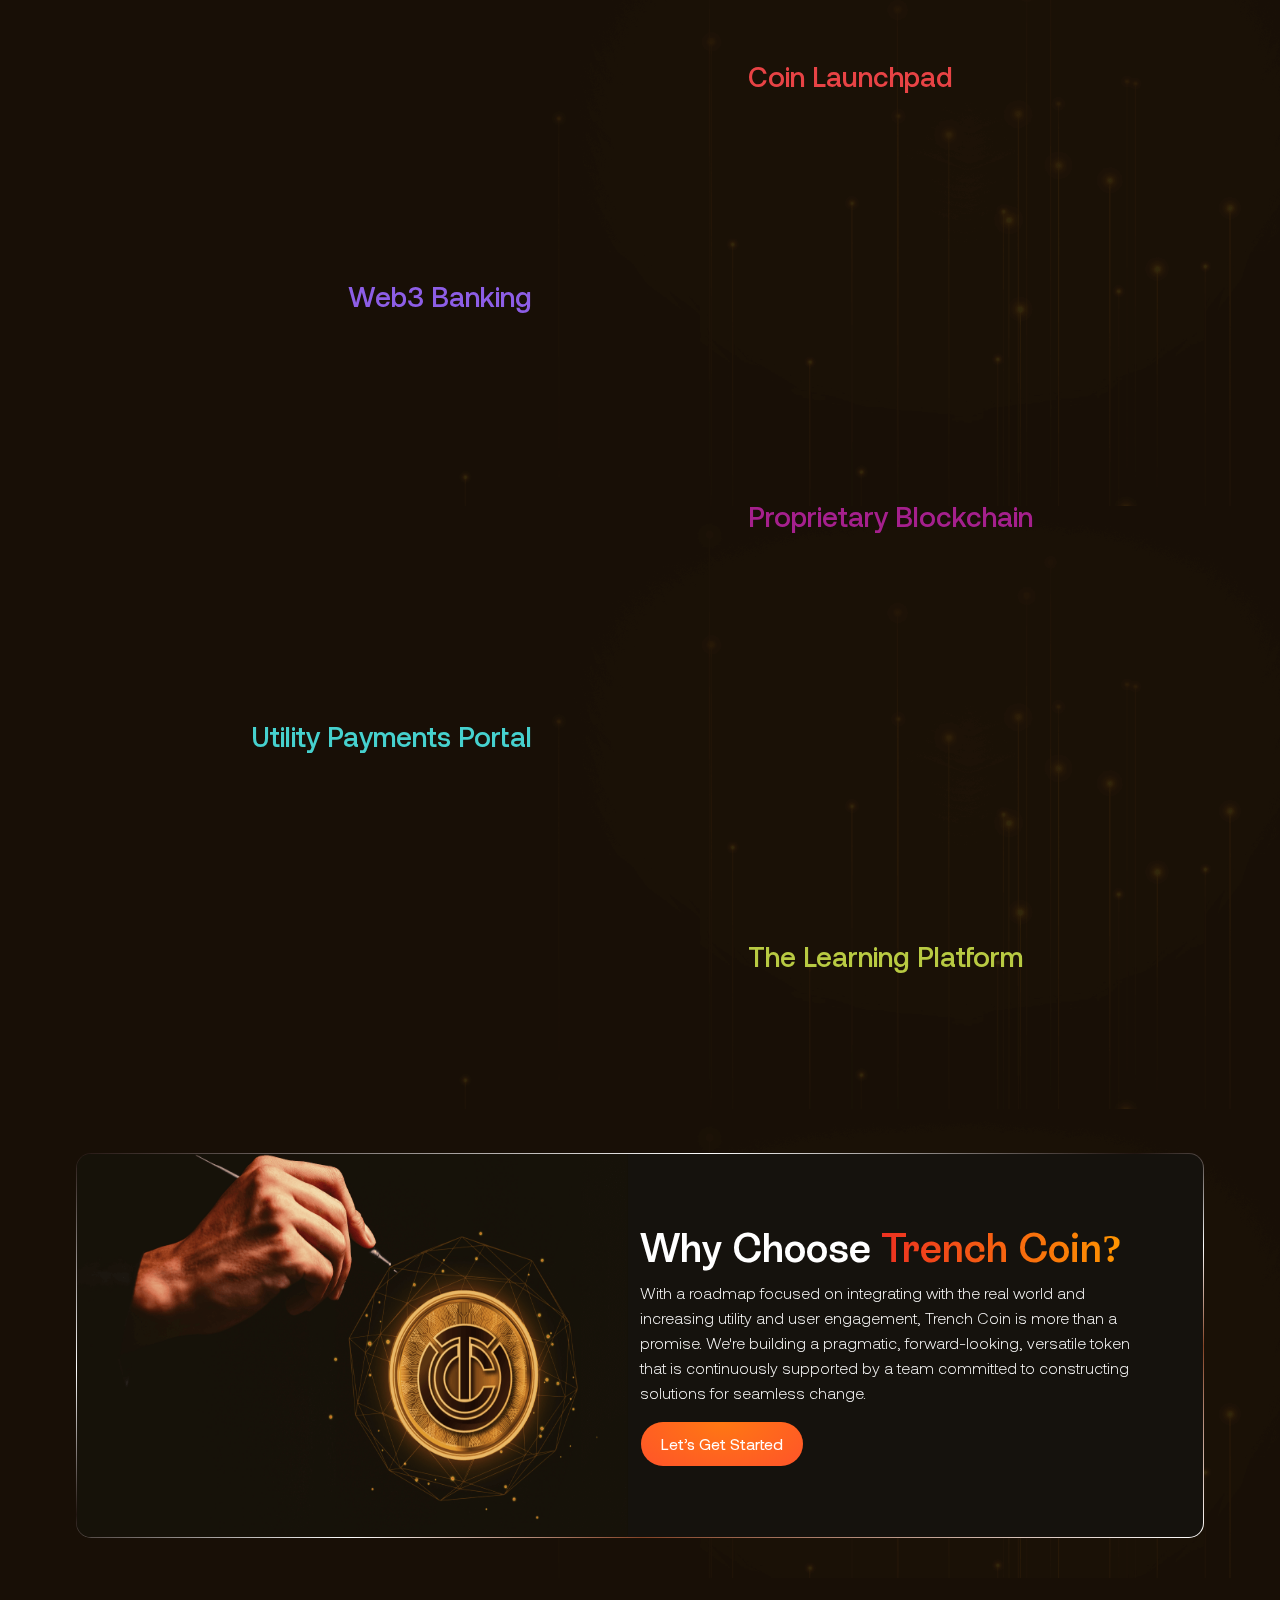
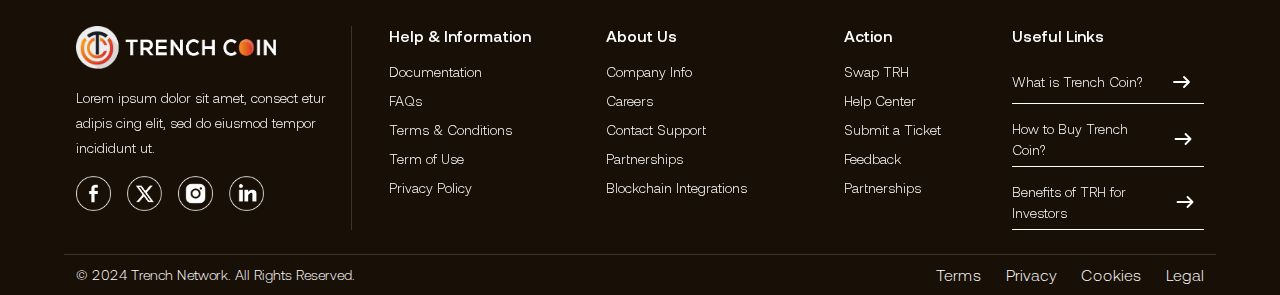
<file: roadmap.html>
<!DOCTYPE html>
<html lang="en">
  <head>
    <meta charset="UTF-8">
    <meta name="viewport" content="width=device-width, initial-scale=1.0">
    <title>Roadmap</title>
    <link rel="shortcut icon" href="images/fav.png" type="image/x-icon">
    <link rel="stylesheet" href="fonts/font.css">
    <link rel="stylesheet" href="css/bootstrap.min.css">
    <link rel="stylesheet" href="css/aos.css">
    <link rel="stylesheet" href="css/style.css">
    <link rel="stylesheet" href="css/responsive.css">
  </head>

  <body>
    <!-- =========== header section =========== -->
    <header class="w-100" id="header">
      <nav class="navbar navbar-dark navbar-expand-xxl">
        <div class="container">
          <a class="navbar-brand" href="index.html">
            <img src="images/logo.png" alt="img" class="img-fluid" width="200">
          </a>
          <button class="navbar-toggler shadow-none border-0" type="button" data-bs-toggle="offcanvas" data-bs-target="#offcanvasDarkNavbar" aria-controls="offcanvasDarkNavbar" aria-label="Toggle navigation">
            <img src="images/nav_togle_img.png" alt="img" class="img-fluid" width="40">
          </button>
          <div class="offcanvas vh-100 offcanvas-end" tabindex="-1" id="offcanvasDarkNavbar" aria-labelledby="offcanvasDarkNavbarLabel">
            <div class="offcanvas-header">
              <a href="index.html">
                <img src="images/logo.png" alt="img" class="img-fluid" width="200">
              </a>
              <button type="button" class="btn-close shadow-none btn-close-white" data-bs-dismiss="offcanvas" aria-label="Close"></button>
            </div>
            <div class="offcanvas-body align-items-center">
              <ul class="navbar-nav justify-content-end gap-xxl-3 mx-xxl-auto">
                <li class="nav-item">
                  <a class="nav-link" href="index.html">Home</a>
                </li>
                <li class="nav-item">
                  <a class="nav-link" href="about.html">About</a>
                </li>
                <li class="nav-item">
                  <a class="nav-link" href="#">Features</a>
                </li>
                <li class="nav-item">
                  <a class="nav-link" href="#">How It Works</a>
                </li>
                <li class="nav-item">
                  <a class="nav-link" href="#">Ecosystem</a>
                </li>
                <li class="nav-item">
                  <a class="nav-link active" aria-current="page" href="roadmap.html">Roadmap</a>
                </li>
                <li class="nav-item">
                  <a class="nav-link" href="#">FAQ</a>
                </li>
                <li class="nav-item">
                  <a class="nav-link" href="contact_us.html">Contact Us</a>
                </li>
              </ul>
              <div class="header_btn_wrapper d-flex gap-3 pt-xxl-0 pt-3">
                <button type="button" class="btn btn_primary">Create Account</button>
                <button type="button" class="btn btn_secondary">Whitepaper</button>
              </div>
            </div>
          </div>
        </div>
      </nav>
    </header>
    <!-- =========== header section end =========== -->

    <!-- =========== banner section =========== -->
    <section class="banner roadmap_page_banner d-flex align-items-lg-center">
      <div class="container">
        <div class="row position-relative z-1">
          <div class="col-12" data-aos="fade-down" data-aos-duration="1200">
            <h1 class="heading">Our Journey ahead</h1>
            <p class="pt-2">
              See how Trench Coin is building a better future with decentralized
              <br>
              finances. It provides a clear roadmap for the future.
            </p>
          </div>
        </div>
      </div>
    </section>
    <!-- =========== banner section end =========== -->

    <!-- =========== roadmap section =========== -->
    <section class="common_section roadmap_timeline_section position-relative z-1">
      <div class="container">
        <div class="row">
          <div class="col text-center">
            <h5 class="text-white fw-light">Trench Coin Roadmap</h5>
            <h2 class="heading">
              A Way Toward 
              <span class="text_theme_color">Decentralized Innovation</span>
            </h2>
          </div>
        </div>
        <div class="row step step_1 mt-5">
          <div class="col-md-5 col-sm-8 col-9 order-1 order-md-0">
            <h3 class="d-md-none pb-2">Laying the Foundation</h3>
            <div class="card card_type_3 text-end text-md-start" data-aos="fade-right" data-aos-duration="1200">
              <h4 class="pt-sm-3">2024</h4>
              <span class="card_inner_heading mt-1">November</span>
              <p>
                Conceptualization of Trench Coin, token creation, and launching of our digital appearance.
              </p>
              <span class="card_inner_heading">December</span>
              <p>
                Foundational assets complete ecosystem growth can begin.
              </p>
            </div>
          </div>
          <div class="col-md-2 col-sm-4 col-3 roadmap_img_outer_div order-0" data-aos="fade-down" data-aos-duration="1200">
            <div class="roadmap_img_div">
              <img src="images/roadmap_1.png" alt="img" class="img-fluid" width="40">
            </div>
          </div>
          <div class="col-5 d-none d-md-block">
            <h3>Laying the Foundation</h3>
          </div>
        </div>
        <div class="row step step_2">
          <div class="col-5 text-end d-none d-md-block">
            <h3>Real-World Integrations</h3>
          </div>
          <div class="col-md-2 col-sm-4 col-3 roadmap_img_outer_div" data-aos="fade-down" data-aos-duration="1200">
            <div class="roadmap_img_div">
              <img src="images/roadmap_2.png" alt="img" class="img-fluid" width="40">
            </div>
          </div>
          <div class="col-md-5 col-sm-8 col-9">
            <h3 class="d-md-none pb-2">Real-World Integrations</h3>
            <div class="card card_type_3 text-end" data-aos="fade-left" data-aos-duration="1200">
              <h4 class="pt-sm-3">2025</h4>
              <span class="card_inner_heading mt-1">NFT Real Estate Launch</span>
              <p>
                Brings property investment into the blockchain using exclusive real estate NFTs.
              </p>
              <span class="card_inner_heading">Crypto to Fiat Debit Cards</span>
              <p>
                Seamless access to funds via TRH-enabled debit cards.
              </p>
            </div>
          </div>
        </div>
        <div class="row step step_3">
          <div class="col-md-5 col-sm-8 col-9 order-1 order-md-0">
            <h3 class="d-md-none pb-2">Coin Launchpad</h3>
            <div class="card card_type_3 text-end text-md-start" data-aos="fade-right" data-aos-duration="1200">
              <h4 class="pt-sm-3">2026</h4>
              <p>
                Bringing a platform that will support newer tokens and projects and further spur innovations within the ecosystem.
              </p>
            </div>
          </div>
          <div class="col-md-2 col-sm-4 col-3 roadmap_img_outer_div order-0" data-aos="fade-down" data-aos-duration="1200">
            <div class="roadmap_img_div">
              <img src="images/roadmap_3.png" alt="img" class="img-fluid" width="40">
            </div>
          </div>
          <div class="col-5 d-none d-md-block">
            <h3>Coin Launchpad</h3>
          </div>
        </div>
        <div class="row step step_4">
          <div class="col-5 text-end d-none d-md-block">
            <h3>Web3 Banking</h3>
          </div>
          <div class="col-md-2 col-sm-4 col-3 roadmap_img_outer_div" data-aos="fade-down" data-aos-duration="1200">
            <div class="roadmap_img_div">
              <img src="images/roadmap_4.png" alt="img" class="img-fluid" width="40">
            </div>
          </div>
          <div class="col-md-5 col-sm-8 col-9">
            <h3 class="d-md-none pb-2">Web3 Banking</h3>
            <div class="card card_type_3 text-end" data-aos="fade-left" data-aos-duration="1200">
              <h4 class="pt-sm-3">2027</h4>
              <p>
                Decentralized banking solutions for the security of users and complete control over one's assets were launched.
              </p>
            </div>
          </div>
        </div>
        <div class="row step step_5">
          <div class="col-md-5 col-sm-8 col-9 order-1 order-md-0">
            <h3 class="d-md-none pb-2">Proprietary Blockchain</h3>
            <div class="card card_type_3 text-end text-md-start" data-aos="fade-right" data-aos-duration="1200">
              <h4 class="pt-sm-3">2028</h4>
              <p>
                Creation of Trench Wallet Blockchain: Improvement of scalability and independence.
              </p>
            </div>
          </div>
          <div class="col-md-2 col-sm-4 col-3 roadmap_img_outer_div" data-aos="fade-down" data-aos-duration="1200">
            <div class="roadmap_img_div">
              <img src="images/roadmap_5.png" alt="img" class="img-fluid" width="40">
            </div>
          </div>
          <div class="col-5 d-none d-md-block">
            <h3>Proprietary Blockchain</h3>
          </div>
        </div>
        <div class="row step step_6">
          <div class="col-5 text-end d-none d-md-block">
            <h3>Utility Payments Portal</h3>
          </div>
          <div class="col-md-2 col-sm-4 col-3 roadmap_img_outer_div" data-aos="fade-down" data-aos-duration="1200">
            <div class="roadmap_img_div">
              <img src="images/roadmap_6.png" alt="img" class="img-fluid" width="40">
            </div>
          </div>
          <div class="col-md-5 col-sm-8 col-9">
            <h3 class="d-md-none pb-2">Utility Payments Portal</h3>
            <div class="card card_type_3 text-end" data-aos="fade-left" data-aos-duration="1200">
              <h4 class="pt-sm-3">2029</h4>
              <p>
                Everyday purchases, bill settlements, and services also bear the possibility 
                of being payable with TRH for real-world convenience.
              </p>
            </div>
          </div>
        </div>
        <div class="row step step_7">
          <div class="col-md-5 col-sm-8 col-9 order-1 order-md-0">
            <h3 class="d-md-none pb-2">The Learning Platform</h3>
            <div class="card card_type_3" data-aos="fade-right" data-aos-duration="1200">
              <h4 class="pt-sm-3">2030</h4>
              <p>
                The creation of an all-in-one learning site where learners will be assured of 
                gaining knowledge and acquiring skills in blockchain.
              </p>
            </div>
          </div>
          <div class="col-md-2 col-sm-4 col-3 roadmap_img_outer_div" data-aos="fade-down" data-aos-duration="1200">
            <div class="roadmap_img_div">
              <img src="images/roadmap_7.png" alt="img" class="img-fluid" width="40">
            </div>
          </div>
          <div class="col-5 d-none d-md-block">
            <h3>The Learning Platform</h3>
          </div>
        </div>
        <div class="row row-cols-1 mt-5 position-relative z-1">
          <div class="col">
            <div class="card about_page_footer_card">
              <div class="row row-cols-lg-2 row-cols-1">
                <div class="col roadmap_footer_card_img_div d-lg-block d-none"></div>
                <div class="col about_footer_card_content">
                  <h2 class="heading">Why Choose <span class="text_theme_color">Trench Coin?</span></h2>
                  <p>
                    With a roadmap focused on integrating with the real world and increasing utility 
                    and user engagement, Trench Coin is more than a promise. We're building a pragmatic, 
                    forward-looking, versatile token that is continuously supported by a team committed 
                    to constructing solutions for seamless change.
                  </p>
                  <button type="button" class="btn btn_primary">Let’s Get Started</button>
                </div>
              </div>
            </div>
          </div>
        </div>
      </div>
    </section>
    <!-- =========== roadmap section end =========== -->

    <!-- =========== footer section =========== -->
    <footer>
      <div class="wgl-canvas-outer">
        <canvas id="wgl-webgl-fluid"></canvas>
      </div> 
      <div class="container">
        <div class="row mt-lg-5 mt-2 pb-4 gy-4 gy-lg-0 fs-14 border-bottom position-relative z-1">
          <div class="col-lg-3 col-12 border-end">
            <a href="index.html">
              <img src="images/logo.png" alt="img" class="img-fluid" width="200">
            </a>
            <p class="pt-3">
              Lorem ipsum dolor sit amet, consect etur adipis cing elit, sed do eiusmod tempor incididunt ut.
            </p>
            <ul class="d-flex align-items-center gap-3 social_links">
              <li>
                <a href="#">
                  <img src="images/fb.png" alt="img" class="img-fluid" width="35">
                </a>
              </li>
              <li>
                <a href="#">
                  <img src="images/twitter.png" alt="img" class="img-fluid" width="35">
                </a>
              </li>
              <li>
                <a href="#">
                  <img src="images/insta.png" alt="img" class="img-fluid" width="35">
                </a>
              </li>
              <li>
                <a href="#">
                  <img src="images/linkedin.png" alt="img" class="img-fluid" width="35">
                </a>
              </li>
            </ul>
          </div>
          <div class="col-lg-9 col-12">
            <div class="row gy-md-0 gy-4">
              <div class="col-md-3 col-12">
                <div class="w-max-content mx-auto">
                  <h6 class="text-white pb-sm-2">Help & Information</h6>
                  <ul class="footer_ul flex-row flex-md-column">
                    <li>
                      <a href="#" class="page_links">Documentation</a>
                    </li>
                    <li>
                      <a href="#" class="page_links">FAQs</a>
                    </li>
                    <li>
                      <a href="#" class="page_links">Terms & Conditions</a>
                    </li>
                    <li>
                      <a href="#" class="page_links">Term of  Use</a>
                    </li>
                    <li>
                      <a href="#" class="page_links">Privacy Policy</a>
                    </li>
                  </ul>
                </div>
              </div>
              <div class="col-md-3 col-12">
                <div class="w-max-content mx-auto">
                  <h6 class="text-white pb-sm-2">About Us</h6>
                  <ul class="footer_ul flex-row flex-md-column">
                    <li>
                      <a href="#" class="page_links">Company Info</a>
                    </li>
                    <li>
                      <a href="#" class="page_links">Careers</a>
                    </li>
                    <li>
                      <a href="#" class="page_links">Contact Support</a>
                    </li>
                    <li>
                      <a href="#" class="page_links">Partnerships</a>
                    </li>
                    <li>
                      <a href="#" class="page_links">Blockchain Integrations</a>
                    </li>
                  </ul>
                </div>
              </div>
              <div class="col-md-3 col-12">
                <div class="w-max-content mx-auto">
                  <h6 class="text-white pb-sm-2">Action</h6>
                  <ul class="footer_ul flex-row flex-md-column">
                    <li>
                      <a href="#" class="page_links">Swap TRH</a>
                    </li>
                    <li>
                      <a href="#" class="page_links">Help Center</a>
                    </li>
                    <li>
                      <a href="#" class="page_links">Submit a Ticket</a>
                    </li>
                    <li>
                      <a href="#" class="page_links">Feedback</a>
                    </li>
                    <li>
                      <a href="#" class="page_links">Partnerships</a>
                    </li>
                  </ul>
                </div>
              </div>
              <div class="col-md-3 col-12">
                <h6 class="text-white pb-sm-2">Useful Links</h6>
                <ul class="useful_links footer_ul">
                  <li>
                    <a href="#" class="page_links">
                      What is Trench Coin?
                      <svg width="50px" height="30px" viewBox="0 0 24 24" fill="none" xmlns="http://www.w3.org/2000/svg">
                        <g id="SVGRepo_iconCarrier"> 
                          <path d="M 8 12 H 20 M 20 12 L 16 8 M 20 12 L 16 16" stroke="#fefefe" stroke-width="1.5" stroke-linecap="round" stroke-linejoin="round"/> 
                        </g>
                      </svg>
                    </a>
                  </li>
                  <li>
                    <a href="#" class="page_links">
                      How to Buy Trench Coin?
                      <svg width="50px" height="30px" viewBox="0 0 24 24" fill="none" xmlns="http://www.w3.org/2000/svg">
                        <g id="SVGRepo_iconCarrier"> 
                          <path d="M 8 12 H 20 M 20 12 L 16 8 M 20 12 L 16 16" stroke="#fefefe" stroke-width="1.5" stroke-linecap="round" stroke-linejoin="round"/> 
                        </g>
                      </svg>
                    </a>
                  </li>
                  <li>
                    <a href="#" class="page_links">
                      Benefits of TRH for Investors
                      <svg width="50px" height="30px" viewBox="0 0 24 24" fill="none" xmlns="http://www.w3.org/2000/svg">
                        <g id="SVGRepo_iconCarrier"> 
                          <path d="M 8 12 H 20 M 20 12 L 16 8 M 20 12 L 16 16" stroke="#fefefe" stroke-width="1.5" stroke-linecap="round" stroke-linejoin="round"/> 
                        </g>
                      </svg>
                    </a>
                  </li>
                </ul>
              </div>
            </div>
          </div>
        </div>
        <div class="row row-cols-1 py-2">
          <div class="col d-flex flex-sm-row flex-column  align-items-center justify-content-between">
            <small class="order-1 order-sm-0">© 2024 Trench Network. All Rights Reserved.</small>
            <ul class="d-flex gap-4 m-0">
              <li>
                <a href="#" class="page_links">Terms</a>
              </li>
              <li>
                <a href="#" class="page_links">Privacy</a>
              </li>
              <li>
                <a href="#" class="page_links">Cookies</a>
              </li>
              <li>
                <a href="#" class="page_links">Legal</a>
              </li>
            </ul>
          </div>
        </div>
      </div>
    </footer>
    <!-- =========== footer section end =========== -->
    <script src="js/jquery.js"></script>
    <script src="js/cursor-animation.js"></script>
    <script src="js/bootstrap.bundle.min.js"></script>
    <script src="js/aos.js"></script>
    <script src="js/script.js"></script>
  </body>
</html>
</file>
<file: fonts/font.css>
@font-face {
    font-family: 'Aeonik';
    src: url('Aeonik-Medium.eot');
    src: local('Aeonik Medium'), local('Aeonik-Medium'),
        url('Aeonik-Medium.eot?#iefix') format('embedded-opentype'),
        url('Aeonik-Medium.woff2') format('woff2'),
        url('Aeonik-Medium.woff') format('woff'),
        url('Aeonik-Medium.ttf') format('truetype');
    font-weight: 500;
    font-style: normal;
    font-display: swap;
}

@font-face {
    font-family: 'Aeonik';
    src: url('Aeonik-Light.eot');
    src: local('Aeonik Light'), local('Aeonik-Light'),
        url('Aeonik-Light.eot?#iefix') format('embedded-opentype'),
        url('Aeonik-Light.woff2') format('woff2'),
        url('Aeonik-Light.woff') format('woff'),
        url('Aeonik-Light.ttf') format('truetype');
    font-weight: 300;
    font-style: normal;
    font-display: swap;
}

@font-face {
    font-family: 'Aeonik';
    src: url('Aeonik-Black.eot');
    src: local('Aeonik Black'), local('Aeonik-Black'),
        url('Aeonik-Black.eot?#iefix') format('embedded-opentype'),
        url('Aeonik-Black.woff2') format('woff2'),
        url('Aeonik-Black.woff') format('woff'),
        url('Aeonik-Black.ttf') format('truetype');
    font-weight: 900;
    font-style: normal;
    font-display: swap;
}

@font-face {
    font-family: 'Aeonik';
    src: url('Aeonik-Bold.eot');
    src: local('Aeonik Bold'), local('Aeonik-Bold'),
        url('Aeonik-Bold.eot?#iefix') format('embedded-opentype'),
        url('Aeonik-Bold.woff2') format('woff2'),
        url('Aeonik-Bold.woff') format('woff'),
        url('Aeonik-Bold.ttf') format('truetype');
    font-weight: bold;
    font-style: normal;
    font-display: swap;
}

@font-face {
    font-family: 'Aeonik';
    src: url('Aeonik-Regular.eot');
    src: local('Aeonik Regular'), local('Aeonik-Regular'),
        url('Aeonik-Regular.eot?#iefix') format('embedded-opentype'),
        url('Aeonik-Regular.woff2') format('woff2'),
        url('Aeonik-Regular.woff') format('woff'),
        url('Aeonik-Regular.ttf') format('truetype');
    font-weight: normal;
    font-style: normal;
    font-display: swap;
}

@font-face {
    font-family: 'Aeonik';
    src: url('Aeonik-Thin.eot');
    src: local('Aeonik Thin'), local('Aeonik-Thin'),
        url('Aeonik-Thin.eot?#iefix') format('embedded-opentype'),
        url('Aeonik-Thin.woff2') format('woff2'),
        url('Aeonik-Thin.woff') format('woff'),
        url('Aeonik-Thin.ttf') format('truetype');
    font-weight: 100;
    font-style: normal;
    font-display: swap;
}

@font-face {
    font-family: 'ES_Rebond_Grotesque';
    src: url('ESRebondGrotesqueTRIAL-Semibold.eot');
    src: local('ES Rebond Grotesque TRIAL Semibold'), local('ESRebondGrotesqueTRIAL-Semibold'),
        url('ESRebondGrotesqueTRIAL-Semibold.eot?#iefix') format('embedded-opentype'),
        url('ESRebondGrotesqueTRIAL-Semibold.woff2') format('woff2'),
        url('ESRebondGrotesqueTRIAL-Semibold.woff') format('woff'),
        url('ESRebondGrotesqueTRIAL-Semibold.ttf') format('truetype');
    font-weight: 600;
    font-style: normal;
    font-display: swap;
}

@font-face {
    font-family: 'ES_Rebond_Grotesque';
    src: url('ESRebondGrotesqueTRIAL-Bold.eot');
    src: local('ES Rebond Grotesque TRIAL Bold'), local('ESRebondGrotesqueTRIAL-Bold'),
        url('ESRebondGrotesqueTRIAL-Bold.eot?#iefix') format('embedded-opentype'),
        url('ESRebondGrotesqueTRIAL-Bold.woff2') format('woff2'),
        url('ESRebondGrotesqueTRIAL-Bold.woff') format('woff'),
        url('ESRebondGrotesqueTRIAL-Bold.ttf') format('truetype');
    font-weight: bold;
    font-style: normal;
    font-display: swap;
}

@font-face {
    font-family: 'ES_Rebond_Grotesque';
    src: url('ESRebondGrotesqueTRIAL-Extrabold.eot');
    src: local('ES Rebond Grotesque TRIAL Extrabold'), local('ESRebondGrotesqueTRIAL-Extrabold'),
        url('ESRebondGrotesqueTRIAL-Extrabold.eot?#iefix') format('embedded-opentype'),
        url('ESRebondGrotesqueTRIAL-Extrabold.woff2') format('woff2'),
        url('ESRebondGrotesqueTRIAL-Extrabold.woff') format('woff'),
        url('ESRebondGrotesqueTRIAL-Extrabold.ttf') format('truetype');
    font-weight: bold;
    font-style: normal;
    font-display: swap;
}

@font-face {
    font-family: 'ES_Rebond_Grotesque';
    src: url('ESRebondGrotesqueTRIAL-Extralight.eot');
    src: local('ES Rebond Grotesque TRIAL Extralight'), local('ESRebondGrotesqueTRIAL-Extralight'),
        url('ESRebondGrotesqueTRIAL-Extralight.eot?#iefix') format('embedded-opentype'),
        url('ESRebondGrotesqueTRIAL-Extralight.woff2') format('woff2'),
        url('ESRebondGrotesqueTRIAL-Extralight.woff') format('woff'),
        url('ESRebondGrotesqueTRIAL-Extralight.ttf') format('truetype');
    font-weight: 200;
    font-style: normal;
    font-display: swap;
}

@font-face {
    font-family: 'ES_Rebond_Grotesque';
    src: url('ESRebondGrotesqueTRIAL-Medium.eot');
    src: local('ES Rebond Grotesque TRIAL Medium'), local('ESRebondGrotesqueTRIAL-Medium'),
        url('ESRebondGrotesqueTRIAL-Medium.eot?#iefix') format('embedded-opentype'),
        url('ESRebondGrotesqueTRIAL-Medium.woff2') format('woff2'),
        url('ESRebondGrotesqueTRIAL-Medium.woff') format('woff'),
        url('ESRebondGrotesqueTRIAL-Medium.ttf') format('truetype');
    font-weight: 500;
    font-style: normal;
    font-display: swap;
}

@font-face {
    font-family: 'ES_Rebond_Grotesque';
    src: url('ESRebondGrotesqueTRIAL-Light.eot');
    src: local('ES Rebond Grotesque TRIAL Light'), local('ESRebondGrotesqueTRIAL-Light'),
        url('ESRebondGrotesqueTRIAL-Light.eot?#iefix') format('embedded-opentype'),
        url('ESRebondGrotesqueTRIAL-Light.woff2') format('woff2'),
        url('ESRebondGrotesqueTRIAL-Light.woff') format('woff'),
        url('ESRebondGrotesqueTRIAL-Light.ttf') format('truetype');
    font-weight: 300;
    font-style: normal;
    font-display: swap;
}

@font-face {
    font-family: 'ES_Rebond_Grotesque';
    src: url('ESRebondGrotesqueTRIAL-Regular.eot');
    src: local('ES Rebond Grotesque TRIAL Regular'), local('ESRebondGrotesqueTRIAL-Regular'),
        url('ESRebondGrotesqueTRIAL-Regular.eot?#iefix') format('embedded-opentype'),
        url('ESRebondGrotesqueTRIAL-Regular.woff2') format('woff2'),
        url('ESRebondGrotesqueTRIAL-Regular.woff') format('woff'),
        url('ESRebondGrotesqueTRIAL-Regular.ttf') format('truetype');
    font-weight: normal;
    font-style: normal;
    font-display: swap;
}

@font-face {
    font-family: 'ES_Rebond_Grotesque';
    src: url('ESRebondGrotesqueTRIAL-Thin.eot');
    src: local('ES Rebond Grotesque TRIAL Thin'), local('ESRebondGrotesqueTRIAL-Thin'),
        url('ESRebondGrotesqueTRIAL-Thin.eot?#iefix') format('embedded-opentype'),
        url('ESRebondGrotesqueTRIAL-Thin.woff2') format('woff2'),
        url('ESRebondGrotesqueTRIAL-Thin.woff') format('woff'),
        url('ESRebondGrotesqueTRIAL-Thin.ttf') format('truetype');
    font-weight: 100;
    font-style: normal;
    font-display: swap;
}

@font-face {
    font-family: 'ES_Rebond_Grotesque';
    src: url('ESRebondGrotesqueTRIAL-Hairline.eot');
    src: local('ES Rebond Grotesque TRIAL Hairline'), local('ESRebondGrotesqueTRIAL-Hairline'),
        url('ESRebondGrotesqueTRIAL-Hairline.eot?#iefix') format('embedded-opentype'),
        url('ESRebondGrotesqueTRIAL-Hairline.woff2') format('woff2'),
        url('ESRebondGrotesqueTRIAL-Hairline.woff') format('woff'),
        url('ESRebondGrotesqueTRIAL-Hairline.ttf') format('truetype');
    font-weight: 100;
    font-style: normal;
    font-display: swap;
}
</file>
<file: css/style.css>
/* ============== common css ================= */
* {
    box-sizing: border-box;
    padding: 0;
    margin: 0;
}

html{
    overflow-x: hidden;
}

ul {
    padding: 0;
    margin: 0;
}

ul li {
    list-style: none;
    padding: 0;
    margin: 0;
}

a {
    text-decoration: none;
    color: inherit;
}

p {
    line-height: 25px;
    color: #FEFEFE;
}

::-webkit-scrollbar {
    width: 5px;
    height: 5px;
}

::-webkit-scrollbar-track {
    border-radius: 6px;
    background: #d9dbe0;
}

::-webkit-scrollbar-thumb {
    border-radius: 6px;
    background: radial-gradient(at top, #ED3121, #FF9500);
}

::selection {
    background: #fe751461;
    color: #fff !important;
}

body {
    font-family: 'Aeonik';
    font-size: 16px;
    color: #FEFEFE;
    font-weight: 300;
    background-color: #180F06;
    overflow-x: hidden;
}

.common_section {
    padding: 40px 0;
}

.fs-14 {
    font-size: 14px !important;
}

.btn {
    border-radius: 50px;
    border: 1px solid;
    color: #fff;
    background-color: transparent;
    font-weight: 400;
    transition: all 0.4s ease;
    padding: 10px 20px;
}

.btn_primary {
    border: 1px solid transparent !important;
    position: relative;
    border: none;
    overflow: hidden;
    transition: all 0.3s ease;
    z-index: 1;
}

.btn_primary::before{
    content: '';
    position: absolute;
    background-color: #130502;
    background: radial-gradient(at top, #FF95008C, #FF950000), #FF5429;
    width: 100%;
    height: 100%;
    top: 0;
    bottom: 0;
    left: 0;
    right: 0;
    z-index: -1;
    transition: all 0.3s ease;
}

.btn_primary:hover::before{
    width: 0%;
}

.btn_primary:hover {
    background: transparent !important;
    border-color: #ffffff9c !important;
    color: #fff !important;
}

.btn_secondary:hover,
.btn_secondary:active {
    border-color: transparent !important;
    color: #fff !important;
    background: radial-gradient(#FF95008C, #FF950000), #FF5429 !important;
}

.btn_secondary {
    border-color: #eab6775c;
}

h1,
h2 {
    font-weight: 600;
    color: #fff;
    font-size: 40px;
    line-height: 48px;
}

.banner{
    min-height: 100vh;
    padding: 9rem 0;
}

.text_theme_color {
    background: linear-gradient(to right, #ED3121, #FF9500);
    background-clip: text;
    -webkit-text-fill-color: transparent;
}
/* ============== common css end ================= */

/* ============== header css ================= */
header {
    position: absolute;
    top: 0;
    padding: 5px 0 0;
    z-index: 99999999999999999;
}

header .nav-link {
    color: #fff;
    font-size: 14px;
    font-weight: 400;
}

header .nav-link.active,
header .nav-link:hover {
    color: #FF6220 !important;
}

header .btn {
    width: 130px;
    padding: 5px;
    font-size: 14px;
}

@keyframes header_animation {
    from {
        top: -90px;
    }

    to {
        top: 0px;
    }
}

header.scroll_header {
    position: fixed;
    top: 0;
    padding: 6px 0;
    background: #11080491;
    animation: header_animation 0.7s;
    -webkit-box-shadow: 0px 4px 20px 7px rgb(255 255 255 / 3%);
    -moz-box-shadow: 0px 4px 20px 7px rgb(255 255 255 / 3%);
    box-shadow: 0px 4px 20px 7px rgb(255 255 255 / 3%);
    backdrop-filter: blur(10px);
}

#offcanvasDarkNavbar {
    width: 320px;
    background: #150d04;
}
/* ============== header css end ================= */

/* ============== home page css ================= */
.banner_img_div {
    background: url('../images/banner_coin.png') ,url('../images/banner_mask.jpg');
    background-repeat: no-repeat;
    background-position: 50% 50% , center;
    background-size: 18% , cover;
    position: absolute;
    top: 0;
    bottom: 0;
    right: 0;
    width: 55%;
    animation: banner_coin_animation 7s infinite linear ;
    -webkit-box-shadow: inset 50px 0px 55px 0px rgba(27,15,1,1);
    -moz-box-shadow: inset 50px 0px 55px 0px rgba(27,15,1,1);
    box-shadow: inset 50px 0px 55px 0px rgba(27,15,1,1);
}

@keyframes banner_coin_animation {
    0% {
        background-position: 50% 40% , center;
    }

    50% {
        background-position: 50% 60% , center;
    }

    100% {
        background-position: 50% 40% , center;
    }
}

.main_banner_section {
    background-color: #1b0f01;
    min-height: 100vh;
    display: flex;
    align-items: center;
    padding: 10rem 0px 8rem;
}

@keyframes coin_2_animation {
    0% {
        transform: translate(-50px, -20px);
    }

    50% {
        transform: translate(0px, 20px);
    }

    100% {
        transform: translate(50px, -20px);
    }
}

.coin_2 {
    animation: coin_2_animation 5s infinite linear alternate;
}

.heading {
    font-family: 'ES_Rebond_Grotesque';
}

.banner_sub_heading {
    position: relative;
    z-index: 2;
    background: linear-gradient(#110804, #110804) padding-box, linear-gradient(to left, #F7941D, #3ADCFF00) border-box;
    border: 1px solid transparent;
    padding: 8px 15px;
    border-radius: 20px;
    font-size: 14px;
}

.glow_img {
    right: -32px;
    top: -33px;
}

.globe_cover {
    top: -20px;
    transform: translateX(-50%);
    left: 52%;
}
.globe {
    position: relative;
    height: 500px;
    width: 500px;
}

@keyframes rotate {
    from {
        background-position: 0px;
    }
    to {
        background-position: 500px;
    }
}

.go {
    position: absolute;
    height: inherit;
    width: inherit;
    background: url('../images/map.jpg');
    border-radius: 100%;
    box-shadow: inset 0px 0px 150px 4px #cacaca08;
    background-size: 500px;
    animation-name: rotate;
    animation-duration: 12s;
    animation-iteration-count: infinite;
    animation-timing-function: linear;
    transform: rotate(-10deg);
}

.why_us_section {
    background: url('../images/why_us_section_bg.png');
    background-repeat: no-repeat;
    background-size: cover;
    background-position: center;
}

.card_type_1 {
    background: url('../images/card_bg.png') padding-box, linear-gradient(to left, #FB9750, #ffffff99) border-box;
    background-repeat: no-repeat;
    background-size: cover;
    background-position: center;
    border: 1px solid transparent;
    padding: 20px;
    border-radius: 18px;
    transition: all 0.2s ease-in-out;
}

.card_type_1:hover {
    scale: 1.03;
}

.our_working_section {
    background: url('../images/star_bg.png'), #180F06;
    background-repeat: no-repeat;
    background-position: top;
    background-size: cover;
}

.how_does_trh_works_tabs{
    flex-wrap: nowrap;
    overflow-x: auto;
}

.how_does_trh_works_tabs button {
    background: transparent;
    color: #fff;
    border: none;
    display: flex;
    align-items: center;
    justify-content: left;
    gap: 14px;
    font-weight: 500;
    font-family: 'ES_Rebond_Grotesque';
    width: max-content;
    white-space: nowrap;
}

.how_does_trh_works_tabs button span {
    background-color: #544D47;
    border-radius: 100%;
    display: flex;
    justify-content: center;
    align-items: center;
    width: 40px;
    height: 40px;
    font-size: 18px;
}

.how_does_trh_works_tabs button.active span {
    background: linear-gradient(to right, #FB9750, #ED3121);
}

.border_start::before {
    content: '';
    position: absolute;
    background-color: #ffffff29;
    height: 100%;
    width: 1px;
    left: -20px;
    top: 0;
}

.border_bottom::before {
    content: '';
    position: absolute;
    background-color: #ffffff29;
    height: 1px;
    bottom: 0px;
    left: 0px;
    right: 0px;
}

.card_type_2 {
    background: linear-gradient(#180F06, #180F06) padding-box, radial-gradient(circle 120px at 50% 0%, #FF7700, #ffffff38) border-box;
    border: 1px solid transparent;
    padding: 20px;
    border-radius: 15px;
    text-align: left;
    transition: all 0.2s ease-in-out;
}

.card_type_2:hover {
    scale: 1.03;
}

@keyframes spin {
    from {transform: translate(-50% , -50%) rotate(0deg);}
    to   {transform: translate(-50% , -50%) rotate(360deg);}
}

.card_type_3{
    position: relative;
    overflow: hidden;
    background: transparent;
    border-radius: 15px;
    border: none !important;
    padding: 20px;
    text-align: left;
}

.card_type_3::before {
    content: '';
    transform: translate(-50% , -50%) rotate(-24deg);
    z-index: -2;
    background: conic-gradient(#4B443D , #ff7700 7% , #4B443D 14%);
    position: absolute;
    width: calc(100%* 1.5);
    padding-bottom: calc(100%* 1.5);
    left: 50%;
    top: 50%;
}

.card_type_3::after{
    content: '';
    z-index: -1;
    top: 1px;
    bottom: 1px;
    left: 1px;
    right: 1px;
    position: absolute;
    background-color: #180F06;
   border-radius: 14px;
}

.card_type_3:hover::before{
    animation: spin 5s linear infinite;
}

@keyframes rotate_animation{
    form{
        transform: rotate3d(0, 1, 0, 0deg);
    }
    to{
        transform: rotate3d(0, 1, 0, 360deg);
    }
}

.card_type_3:hover img{
    animation: rotate_animation 5s linear infinite;
}

.roadmap_section {
    background: url('../images/road_map_section_bg.png');
    background-repeat: no-repeat;
    background-position: center;
    background-size: cover;
    padding-bottom: 12rem;
}

.border-bottom,
.border-end {
    border-color: #ffffff29 !important;
}

.cards-container::-webkit-scrollbar {
    display: none;
}

#cardsContainer {
    gap: 110px;
    padding: 50px 0 70px;
    scrollbar-width: none !important;
}

.slider-card {
    background: transparent;
    width: 270px;
    height: 230px;
    margin-left: 25px;
    transition: all 0.4s ease;
}

.slider {
    -webkit-appearance: none;
    appearance: none;
    height: 8px;
    background: #F04C2D;
    outline: none;
    border-radius: 5px;
    max-width: 470px;
}

.slider::-webkit-slider-thumb {
    -webkit-appearance: none;
    appearance: none;
    width: 30px;
    height: 30px;
    background: #fff;
    border-radius: 100%;
    cursor: pointer;
    box-shadow: 0 0 10px rgba(0, 0, 0, 0.2);
}

.slider::-moz-range-thumb {
    width: 30px;
    height: 30px;
    background: #fff;
    border-radius: 100%;
    cursor: pointer;
    box-shadow: 0 0 10px rgba(0, 0, 0, 0.2);
}

.slider::-ms-thumb {
    width: 30px;
    height: 30px;
    background: #fff;
    border-radius: 100%;
    cursor: pointer;
    box-shadow: 0 0 10px rgba(0, 0, 0, 0.2);
}

.slider::-ms-track {
    width: 100%;
    height: 10px;
    background: transparent;
    border-color: transparent;
    color: transparent;
}

.slider_card_inner_div::before {
    content: '';
    position: absolute;
    background: linear-gradient(#F04C2D 45%, #fff 45%);
    width: 3px;
    left: -25px;
    top: 16px;
    bottom: 0;
}

.slider-card p {
    margin-bottom: 5px;
}
/* ============== home page css end ================= */

/* ============== footer css ================= */
@keyframes footer_coin_animation{
    0%{
        top: 20%;
    }
    50%{
        top: 30%;
    }
    100%{
        top: 20%;
    }
}

.footer_coin {
    position: absolute;
    transform: translateX(-50%);
    top: 25%;
    left: 50%;
    animation: footer_coin_animation 3s infinite linear;
}

.footer_card {
    background: linear-gradient(#130502,#130502) padding-box, linear-gradient(to right bottom,#251712 0%,#FDFDFD 28%,#221611 47%,#FDFDFD 62%,#854427 75%,#FFFFFF 100%) border-box;
    border: 1px solid transparent;
    border-radius: 15px;
    margin-top: -110px;
    overflow: hidden;
}

.w-max-content {
    width: max-content;
}

.page_links:hover {
    color: #FF6220;
}

.page_links:hover path {
    stroke: #FF6220;
}

.footer_ul {
    display: flex;
    flex-direction: column;
    gap: 8px;
}

.useful_links a {
    display: flex;
    justify-content: space-between;
    align-items: center;
    border-bottom: 1px solid;
    padding: 6px 0;
}
/* ============== footer css end ================= */

/* ============== contact page css ================= */
.contact_banner {
    background: url('../images/contact_page_banner_bg.png');
    background-repeat: no-repeat;
    background-size: cover;
    background-position: center;
    padding: 10rem 0 4.5rem;
}

.contact_section {
    background: url('../images/contact_card_bg.png');
    background-repeat: no-repeat;
    background-size: cover;
    background-position: center;
}

.contact_ul li {
    display: flex;
    align-items: center;
    gap: 25px;
    font-size: 22px;
    font-weight: 400;
    padding: 20px 0;
}

.contact_card {
    background: url('../images/contact_form_bg.png') padding-box, radial-gradient(circle 220px at 50% 0%, #FF7700, #ffffff38) border-box;
    border: 4px solid transparent;
    border-radius: 20px;
    padding: 25px;
}

.contact_form .form-control{
    background: transparent;
    border: none;
    border-radius: 0px !important;
    border-bottom: 1px solid #ffffff5e;
    padding: 12px 0;
    box-shadow: none !important;
    outline: none !important;
    color: #fff;
}

.contact_form .form-control::placeholder{
    color: #ffffffbb;
}

textarea{
    resize: none;
}

.contact_form .btn_primary {
    padding: 8px  50px;
}

input[type=number]::-webkit-inner-spin-button, 
input[type=number]::-webkit-outer-spin-button { 
    -webkit-appearance: none;
    -moz-appearance: none;
    appearance: none;
    margin: 0; 
}

input[type=number] {
    appearance:textfield;
}
/* ============== contact page css end ================= */

/* ============== about page css ================= */
.about_page_banner{
    background: url('../images/about_page_banner.png');
    background-repeat: no-repeat;
    background-size: cover;
    background-position: center;
}

@keyframes ecosystem_coin_animation{
    0%{
        top: 15%
    }
    50%{
        top: 26%;
    }
    100%{
        top: 15%;
    }
}

.ecosystem_coin{
    transform: translateX(-50%);
    left: 50%;
    position: absolute;
    top: 29%;
    animation: ecosystem_coin_animation 5s linear infinite;
}

.our_network_row {
    transform: translateX(-50%);
    left: 50%;
    top: 15%;
    z-index: 2;
}

.about_us_section{
    background: url('../images/rocket_launching.png');
    background-repeat: no-repeat;
    background-position: left;
    background-size: 48% 100%;
}

.card_type_2:hover rect,
.card_type_2:hover path{
    fill: #fff;
}

.impactfull_section{
    background: url('../images/impactful_bg.png');
    background-repeat: no-repeat;
    background-position: center;
    background-size: cover;
    overflow: hidden;
}

.circle_img_animation{
    position: absolute;
    transform: translate(-50%,-50%);
    top: 50%;
    left: 50%;
    display: flex;
    justify-content: center;
    align-items: center;
}

@keyframes rotating_circle{
    from{
        rotate: 0deg;
    }
    to{
        rotate: 360deg;
    }
}

.outer_circle{
    animation: rotating_circle 14s linear infinite;
}

.inner_circle{
    animation: rotating_circle 16s linear infinite reverse;
}

.impact_full_animation_div {
    background-image: url('../images/vector_hand.png');
    background-repeat: no-repeat;
    background-size: 340px;
    background-position: 56% 100%;
    height: 500px;
    margin-bottom: -40px;
}

.impactful_img_div{
    text-align: center;
    position: absolute;
}

.impactful_img_div.bottom_left,
.impactful_img_div.top_left{
    left: 12%;
}

.impactful_img_div.top_right,
.impactful_img_div.bottom_right{
    right: 12%;
}

.impactful_img_div.top_right,
.impactful_img_div.top_left{
    top: 12%;
}

.impactful_img_div.bottom_right,
.impactful_img_div.bottom_left{
    bottom:12%;
}

.impactful_img_div::after{
    content: '';
    position: absolute !important;
    background-repeat: no-repeat !important;
    background-size: contain !important;
    width: 100px !important;
    height: 100px !important;
}

.impactful_img_div.top_left::after {
    background: url('../images/top_left_arrow.png');
    top: 34%;
    right: -100%;
}

.impactful_img_div.top_right::after{
    background: url('../images/top_right_arrow.png');
    left: -100%;
    top: 34%;
}

.impactful_img_div.bottom_right::after{
    background: url('../images/bottom_right_arrow.png');
    left: -100%;
    bottom: 50%;
}

.impactful_img_div.bottom_left::after{
    background: url('../images/bottom_left_arrow.png');
    right: -100%;
    bottom: 50%;
}

.impactful_img_div img{
    transition: all 0.2s ease;
}

.impactful_img_div img:hover{
    scale: 1.09;
}

.about_page_footer_card {
    background: linear-gradient(#15120D,#15120D) padding-box, linear-gradient(to right bottom,#251712 0%,#FDFDFD 28%,#221611 47%,#FDFDFD 62%,#854427 75%,#FFFFFF 100%) border-box;
    border-radius: 15px;
    border: 1px solid transparent;
    background-repeat: no-repeat;
    overflow: hidden;
}

.footer_card_img_div{
    background: url('../images/about_page_footer_img.png');
    background-repeat: no-repeat;
    background-size: 100% 100%;
    background-position: center;
}

.about_footer_card_content {
    padding: 70px 70px 70px 0px;
}

@keyframes innovation_coin_animation{
    form{
        transform: translateY(-30px);
    }
    to{
        transform: translateY(30px);
    }
}

.innovation_coin_1 {
    top: 10%;
    right: 56%;
    animation: innovation_coin_animation 2s linear alternate infinite;
}

.innovation_coin_2 {
    top: -1%;
    right: 41%;
    animation: innovation_coin_animation 2s linear alternate infinite;
    animation-delay: 1s;
}

.innovation_coin_3 {
    top: 20%;
    right: 41%;
    animation: innovation_coin_animation 2s linear alternate infinite;
    animation-delay: 2s;
}

.innovation_coin_4 {
    top: 10%;
    right: 26%;
    animation: innovation_coin_animation 2s linear alternate infinite;
    animation-delay: 3s;
}

.social_links li img{
    transition: all 0.3s ease;
}

.social_links li:hover img{
    scale: 1.2;
}
/* ============== about page css end ================= */

/* ============== cursor animation css ================= */
.wgl-canvas-outer canvas {
    position: fixed;
    top: 0;
    left: 0;
    width: 100%;
    height: 100%;
    display: inline-block;
}

.wgl-canvas-outer {
    position: fixed;
    top: 0;
    left: 0;
    width: 100%;
    height: 100%;
    z-index: 0;
}

.wgl-canvas-outer {
    opacity: 0.5;
}
/* ============== cursor animation css end ================= */

/* ============== roadmap page css ================= */
.roadmap_page_banner {
    background: url('../images/roadmap_banner_coin.png') , url('../images/roadmap_banner_img.png');
    background-repeat: no-repeat;
    background-size: 15%,42%;
    background-position: 50% 50% , 100% 50%;
}

.roadmap_img_div{
    display: flex;
    justify-content: center;
    align-items: center;
    width: 90px;
    height: 90px;
    overflow: hidden;
    border-radius: 100%;
    border: 4px solid #fff;
    background: #180F06;
    z-index: 1;
    margin-top: 30px;
}

.roadmap_img_outer_div{
    display: flex;
    justify-content: center;
    align-items: start;
    position: relative;
    transform: none !important;
}

.aos-animate.roadmap_img_outer_div::after{
    height: 100%;
}

.roadmap_img_outer_div::after{
    position: absolute;
    content: '';
    background: #fff;
    width: 4px ;
    height: 0%;
    transition: all 1.2s ease;
    top: 0;
    transform: translateX(-50%);
    left: 50%;
}

.aos-animate.roadmap_img_outer_div::before{
    width: 105%;
}

.roadmap_img_outer_div::before{
    position: absolute;
    content: '';
    background: #fff;
    width: 0% ;
    transition: all 1.2s ease;
    height: 4px;
    transform: translate(-50%,-50%);
    left: 50%;
    top: 75px;
    border-radius: 6px;
}

.roadmap_timeline_section h3{
    padding-top: 55px;
    position: relative;
}

.roadmap_timeline_section .step .card_type_3{
    color: #fff;
}

.roadmap_timeline_section .step .card_inner_heading{
    color: #FF9501;
    font-family: 'ES_Rebond_Grotesque';
    text-transform: uppercase;
}

.roadmap_timeline_section .step{
    min-height: 220px;
}

.roadmap_timeline_section .step_1 .roadmap_img_div{
    border: 4px solid #F9AE16;
}

.roadmap_timeline_section .step_1 .roadmap_img_outer_div::after{
    background: linear-gradient(to bottom , #F9AE16,#F35520);
    border-top-left-radius: 6px;
    border-top-right-radius: 6px;
}

.roadmap_timeline_section .step_1 .roadmap_img_outer_div::before{
    background: #F9AE16;
}

.roadmap_timeline_section .step_1 h3{
    color: #F9AE16;
}

.roadmap_timeline_section .step_2 .roadmap_img_div{
    border: 4px solid #F35520;
}

.roadmap_timeline_section .step_2 .roadmap_img_outer_div::after{
    background: linear-gradient(to bottom ,#F35520,#E84345);
}

.roadmap_timeline_section .step_2 .roadmap_img_outer_div::before{
    background: #F35520;
}

.roadmap_timeline_section .step_2 h3{
    color: #F35520;
}

.roadmap_timeline_section .step_3 .roadmap_img_div{
    border: 4px solid #E84345;
}

.roadmap_timeline_section .step_3 .roadmap_img_outer_div::after{
    background: linear-gradient(to bottom , #E84345,#8D5EE6);
}

.roadmap_timeline_section .step_3 .roadmap_img_outer_div::before{
    background: #E84345;
}

.roadmap_timeline_section .step_3 h3{
    color: #E84345;
}

.roadmap_timeline_section .step_4 .roadmap_img_div{
    border: 4px solid #8D5EE6;
}

.roadmap_timeline_section .step_4 .roadmap_img_outer_div::after{
    background: linear-gradient(to bottom ,#8D5EE6, #A5208D);
}

.roadmap_timeline_section .step_4 .roadmap_img_outer_div::before{
    background: #8D5EE6;
}

.roadmap_timeline_section .step_4 h3{
    color: #8D5EE6;
}

.roadmap_timeline_section .step_5 .roadmap_img_div{
    border: 4px solid #A5208D;
}

.roadmap_timeline_section .step_5 .roadmap_img_outer_div::after{
    background: linear-gradient(to bottom , #A5208D,#46D1CE);
}

.roadmap_timeline_section .step_5 .roadmap_img_outer_div::before{
    background: #A5208D;
}

.roadmap_timeline_section .step_5 h3{
    color: #A5208D;
}

.roadmap_timeline_section .step_6 .roadmap_img_div{
    border: 4px solid #46D1CE;
}

.roadmap_timeline_section .step_6 .roadmap_img_outer_div::after{
    background: linear-gradient(to bottom , #46D1CE,#B8CA42);
}

.roadmap_timeline_section .step_6 .roadmap_img_outer_div::before{
    background: #46D1CE;
}

.roadmap_timeline_section .step_6 h3{
    color: #46D1CE;
}

.roadmap_timeline_section .step_7 .roadmap_img_div{
    border: 4px solid #B8CA42;
}

.roadmap_timeline_section .step_7 .roadmap_img_outer_div::after{
    background: #B8CA42;
    border-bottom-left-radius: 6px;
    border-bottom-right-radius: 6px;
}

.roadmap_timeline_section .step_7 .roadmap_img_outer_div::before{
    background: #B8CA42;
}

.roadmap_timeline_section .step_7 h3{
    color: #B8CA42;
}

.roadmap_footer_card_img_div{
    background: url('../images/roadmap_footer_img.png');
    background-repeat: no-repeat;
    background-size: 100% 100%;
    background-position: center;
}

.roadmap_timeline_section {
    background: url('../images/star_bg.png');
    background-repeat: repeat-y;
    background-size: contain;
}
/* ============== roadmap page css end ================= */
</file>
<file: css/responsive.css>
@media (min-width:576px) and (max-width:1799px){
    .container{
        min-width: 90% !important;
    }
}

@media(max-width:1399px){
    header .nav-link {
        font-size: 16px !important;
        padding: 12px 0px;
    }
}

@media(max-width:1299px){
    .logo_circle,
    .inner_circle,
    .outer_circle{
        width: 60%;
    }
    .impact_full_animation_div {
        background-size: 260px;
        background-position: 55% 100%;
        height: 420px;
    }
    .impactful_img_div.top_right, .impactful_img_div.top_left {
        top: 3%;
    }
    .impactful_img_div.bottom_right, .impactful_img_div.bottom_left {
        bottom: 3%;
    }
}

@media(max-width:1199px){
    .border_start::before{
        display: none;
    }
    .footer_card{
        padding: 35px;
    }
    .banner_img_div {
        background-size: 16% , cover !important;
    }
    .impactful_img_div.top_right, .impactful_img_div.bottom_right {
        right: 6%;
    }
    .impactful_img_div.bottom_left, .impactful_img_div.top_left {
        left: 6%;
    }
    .about_footer_card_content {
        padding: 50px 50px 50px 0px;
    }
}

@media(max-width:991px){
    footer .w-max-content {
        width: auto !important;
    }
    footer .border-end{
        border: none !important;
    }
    .about_us_section {
        background: none ;
    }
    .impactful_img_div img {
        width: 80px;
    }
    .impactful_img_div::after {
        width: 80px !important;
        height: 80px !important;
    }
    .impactful_img_div.top_right::after {
        left: -150%;
    }
    .impactful_img_div.bottom_right::after {
        left: -80%;
        bottom: 65%;
    }
    .impactful_img_div.bottom_left::after {
        right: -75%;
        bottom: 65%;
    }
    .about_footer_card_content {
        padding: 45px;
    }
    .wgl-canvas-outer{
        display: none !important;
    }
}

@media(max-width:881px){
    .logo_circle, .inner_circle, .outer_circle {
        width: 50%;
    }
    .impact_full_animation_div {
        background-size: 200px;
        background-position: 57% 100%;
        height: 330px;
    }
    .impactful_img_div img {
        width: 55px;
    }
    .impactful_img_div.top_right::after {
        left: -194%;
    }
    .impactful_img_div::after {
        width: 65px !important;
        height: 65px !important;
    }
    .impactful_img_div.top_right, .impactful_img_div.top_left {
        top: 5%;
    }
    .impactful_img_div.top_left::after {
        right: -94%;
    }
}

@media(max-width:767px){
    .globe {
        height: 350px;
        width: 350px;
    }
    .globe_cover {
        top: 2px;
        left: 52%;
        width: 350px;
    }
    .contact_banner {
        padding: 6rem 0 2.5rem;
    }
    .banner_img_div{
        opacity: 0.6;

    }
    .banner_img_div {
        background-size: 26% , cover !important;
    }
    .our_network_section {
        padding-bottom: 15rem;
    }
    .impact_full_animation_div {
        background-image: none;
        height: auto;
        margin-bottom: 0;
    }
    .impactful_img_div{
        position: static;
    }
    .circle_img_animation{
        display: none;
    }
    .impact_full_animation_div{
        display: flex;
        justify-content: space-between;
        padding-top: 10px;
        flex-wrap: wrap;
    }
    .impactful_img_div::after {
        display: none !important;
    }
    .about_footer_card_content {
        padding: 20px 35px;
    }
    .our_network_section{
        background: url('../images/earth_glow.png');
        background-repeat: no-repeat;
        background-size: cover;
        background-position: center;
        padding: 4rem 0 7rem;
    }
    .our_network_row{
        position: relative !important;
        transform: translate(0 , 0) !important;
        left: unset !important;
        top: unset !important;
    }
    .aos-animate.roadmap_img_outer_div::before {
        width: 75%;
    }
    .roadmap_img_outer_div::before {
        left: 62%;
    }
}

@media(max-width:576px){
    .globe {
        height: 290px;
        width: 290px;
    }
    .globe_cover {
        top: 2px;
        left: 51%;
        width: 290px;
    }
    .coin_2 {
        width: 200px;
    }
    h1, h2 {
        font-size: 26px;
        line-height: 30px;
    }
    .banner_sub_heading {
        padding: 8px 8px;
    }
    .btn {
        padding: 8px 14px;
    }
    .footer_ul{
        flex-direction: column !important;
    }
    .contact_ul li {
        gap: 12px;
        font-size: 18px;
        padding: 8px 0;
    }
    .contact_card {
        padding: 12px;
    }
    #header{
        padding: 0 !important; 
    }
    .banner_img_div {
        background-size: 30% , cover !important;
    }
    .main_banner_section {
        padding: 8rem 0px 2rem;
    }
    .ecosystem_coin {
        width: 34%;
    }
    #counter-box .border-end{
        border: none !important;
    }
    .our_network_section {
        padding-bottom: 4rem;
        backdrop-filter: brightness(0.4);
    }
    .card_type_2 {
        padding: 10px;
    }
    .impactful_img_div{
        width: 50% !important;
    }
    .impact_full_animation_div {
        gap: 30px 0;
    }
    .innovation_coin_1,
    .innovation_coin_2,
    .innovation_coin_3,
    .innovation_coin_4{
        width: 10%;
    }
    @keyframes innovation_coin_animation{
        form{
            transform: translateY(-20px);
        }
        to{
            transform: translateY(20px);
        }
    }
    .common_section {
        padding: 25px 0;
    }
    .roadmap_section {
        padding-bottom: 10rem !important;
    }
    #cardsContainer {
        gap: 40px;
        padding: 25px 0 60px;
    }
    .slider-card {
        width: 190px;
        margin-left: 25px;
    }
    .how_does_trh_works_tabs button span {
        width: 30px;
        height: 30px;
        font-size: 16px;
    }
    .how_does_trh_works_tabs button {
        gap: 8px;
    }
    .roadmap_img_div img{
        width: 24px;
    }
    .roadmap_img_div{
        width: 50px;
        height: 50px;
        border-width: 2px !important;
    }
    .roadmap_img_outer_div::before {
        height: 2px;
        top: 55px;
    }
    .roadmap_img_outer_div::after {
        width: 2px;
    }
    .roadmap_timeline_section h3 {
        padding-top: 44px;
        font-size: 18px;
    }
    .roadmap_timeline_section .step .card_type_3{
        padding: 12px;
    }
    .roadmap_page_banner {
        background-size: 20%,100%;
        background-position: 18% 60% , 100% 80%;
    }
}

@media (max-width: 420px){
    .banner_img_div {
        background-size: 40% , cover !important;
    }
    .roadmap_page_banner {
        background-position:20% 60% , 100% 70%;
    }
}
</file>
